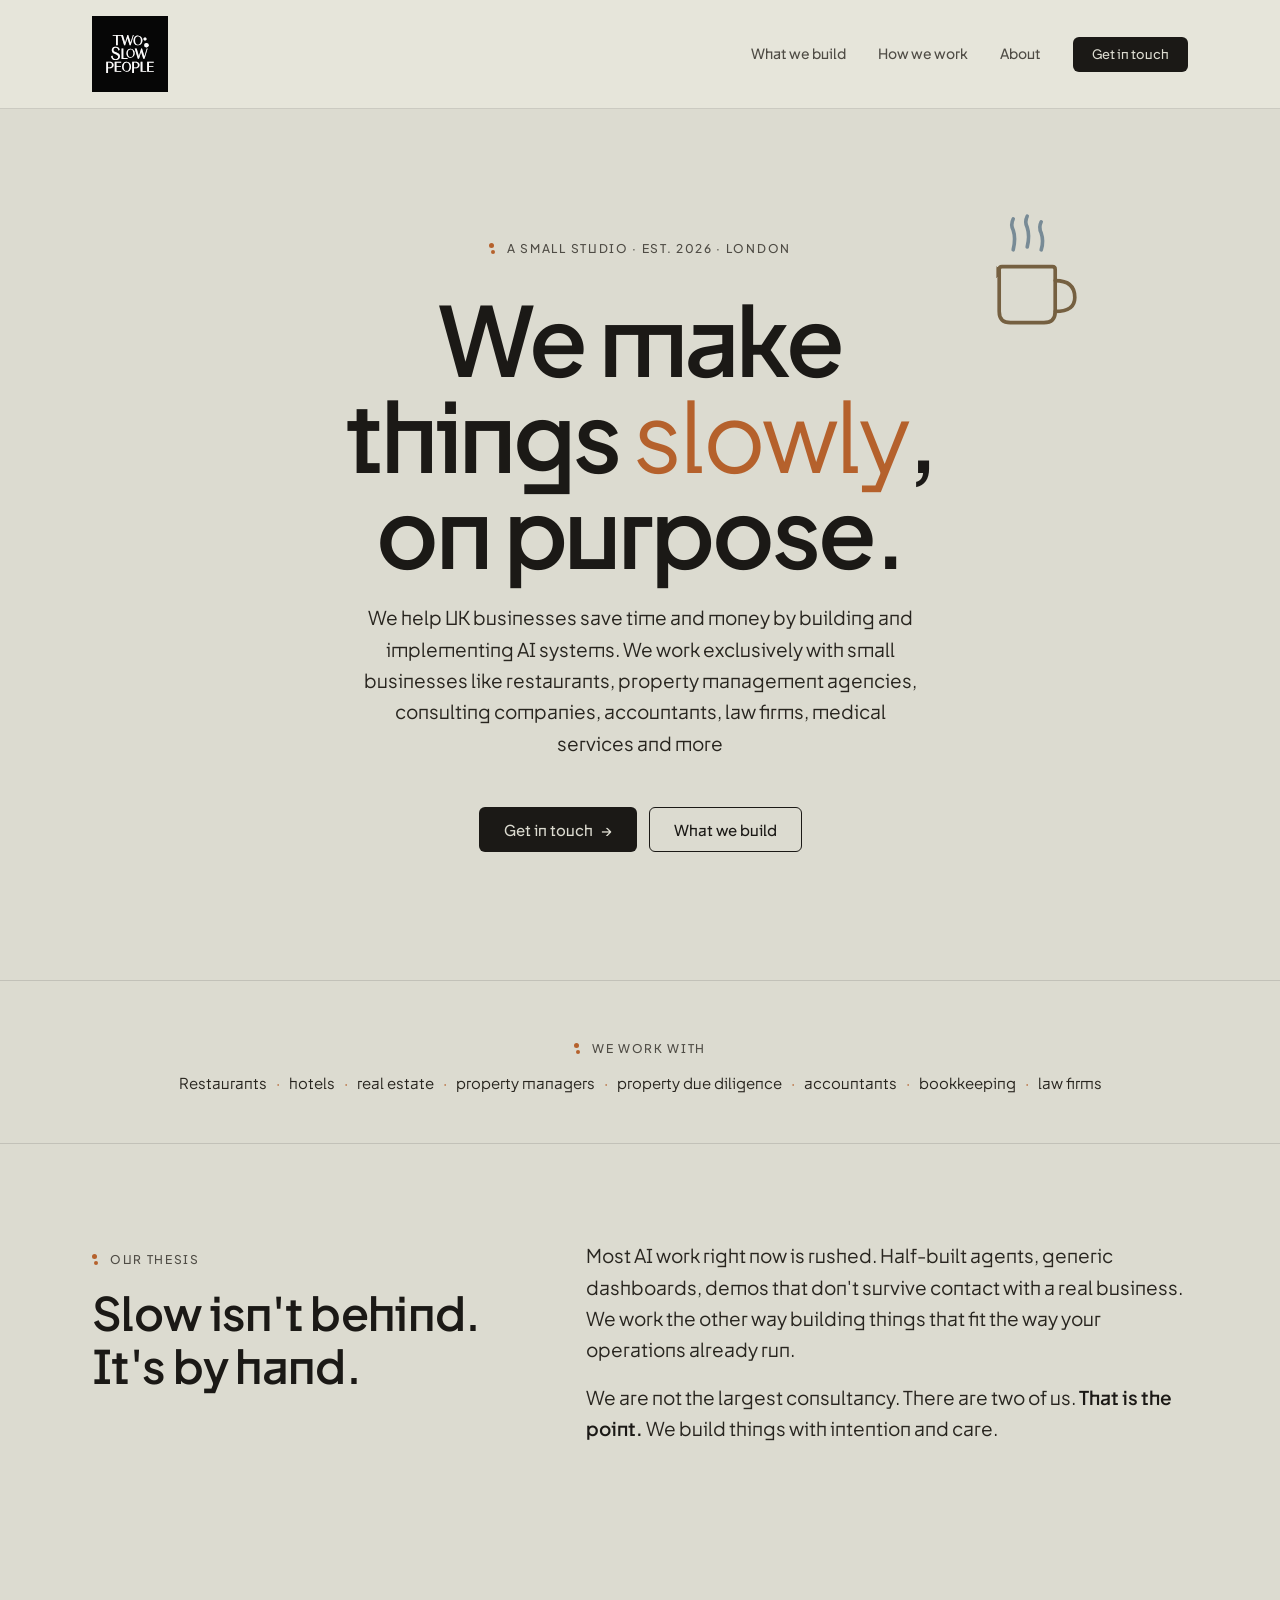
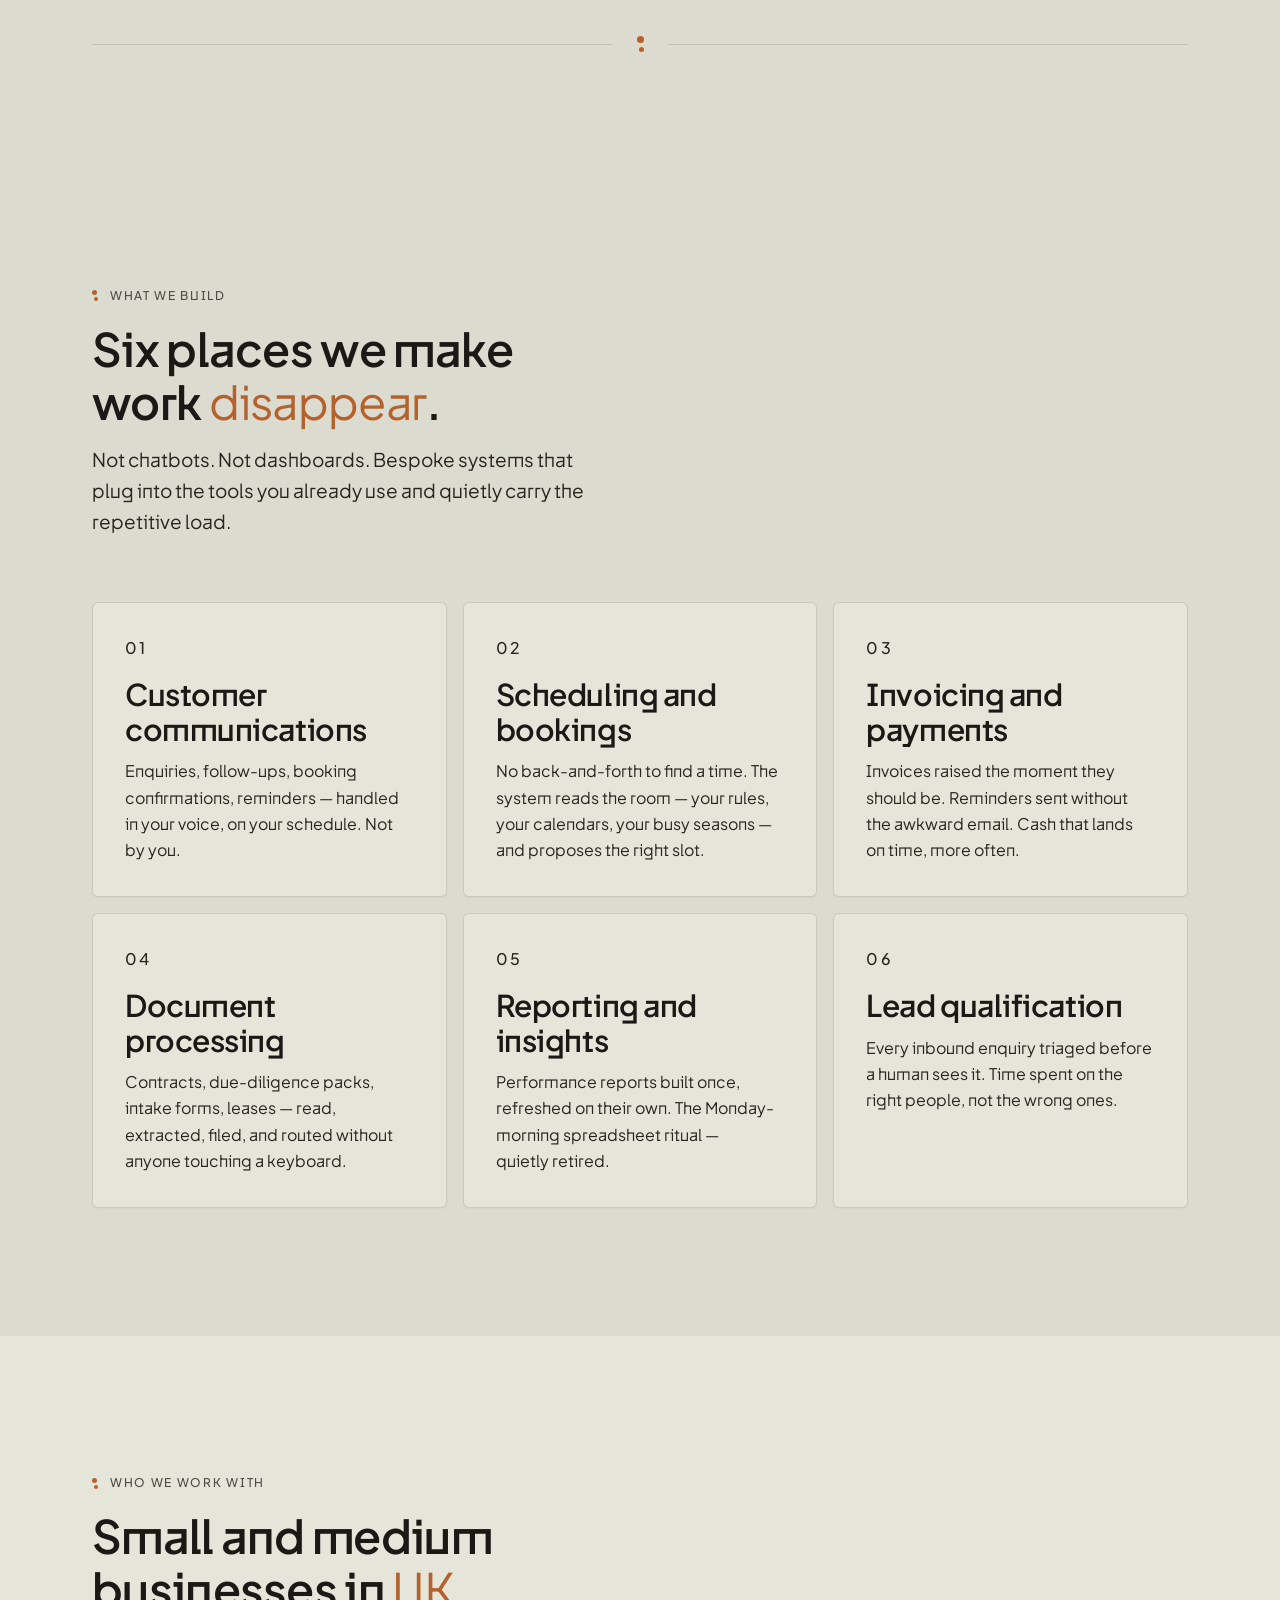
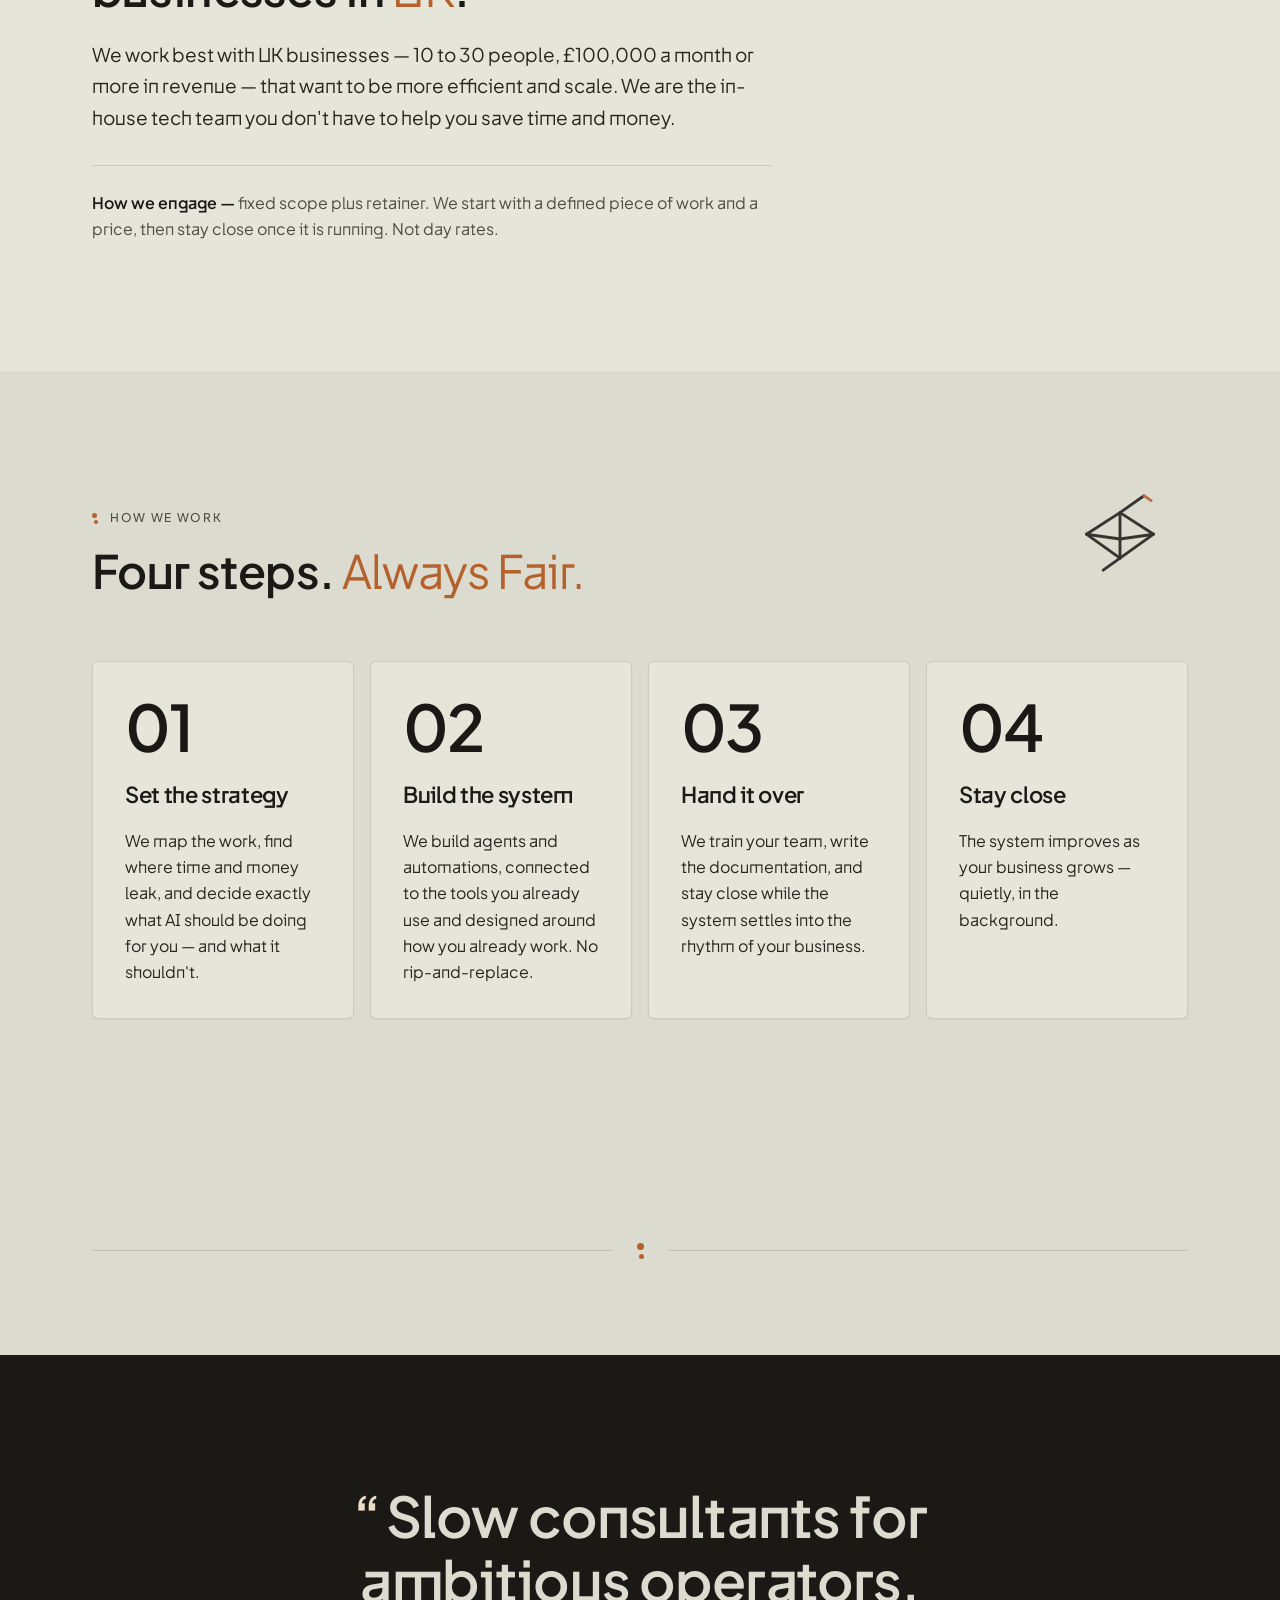
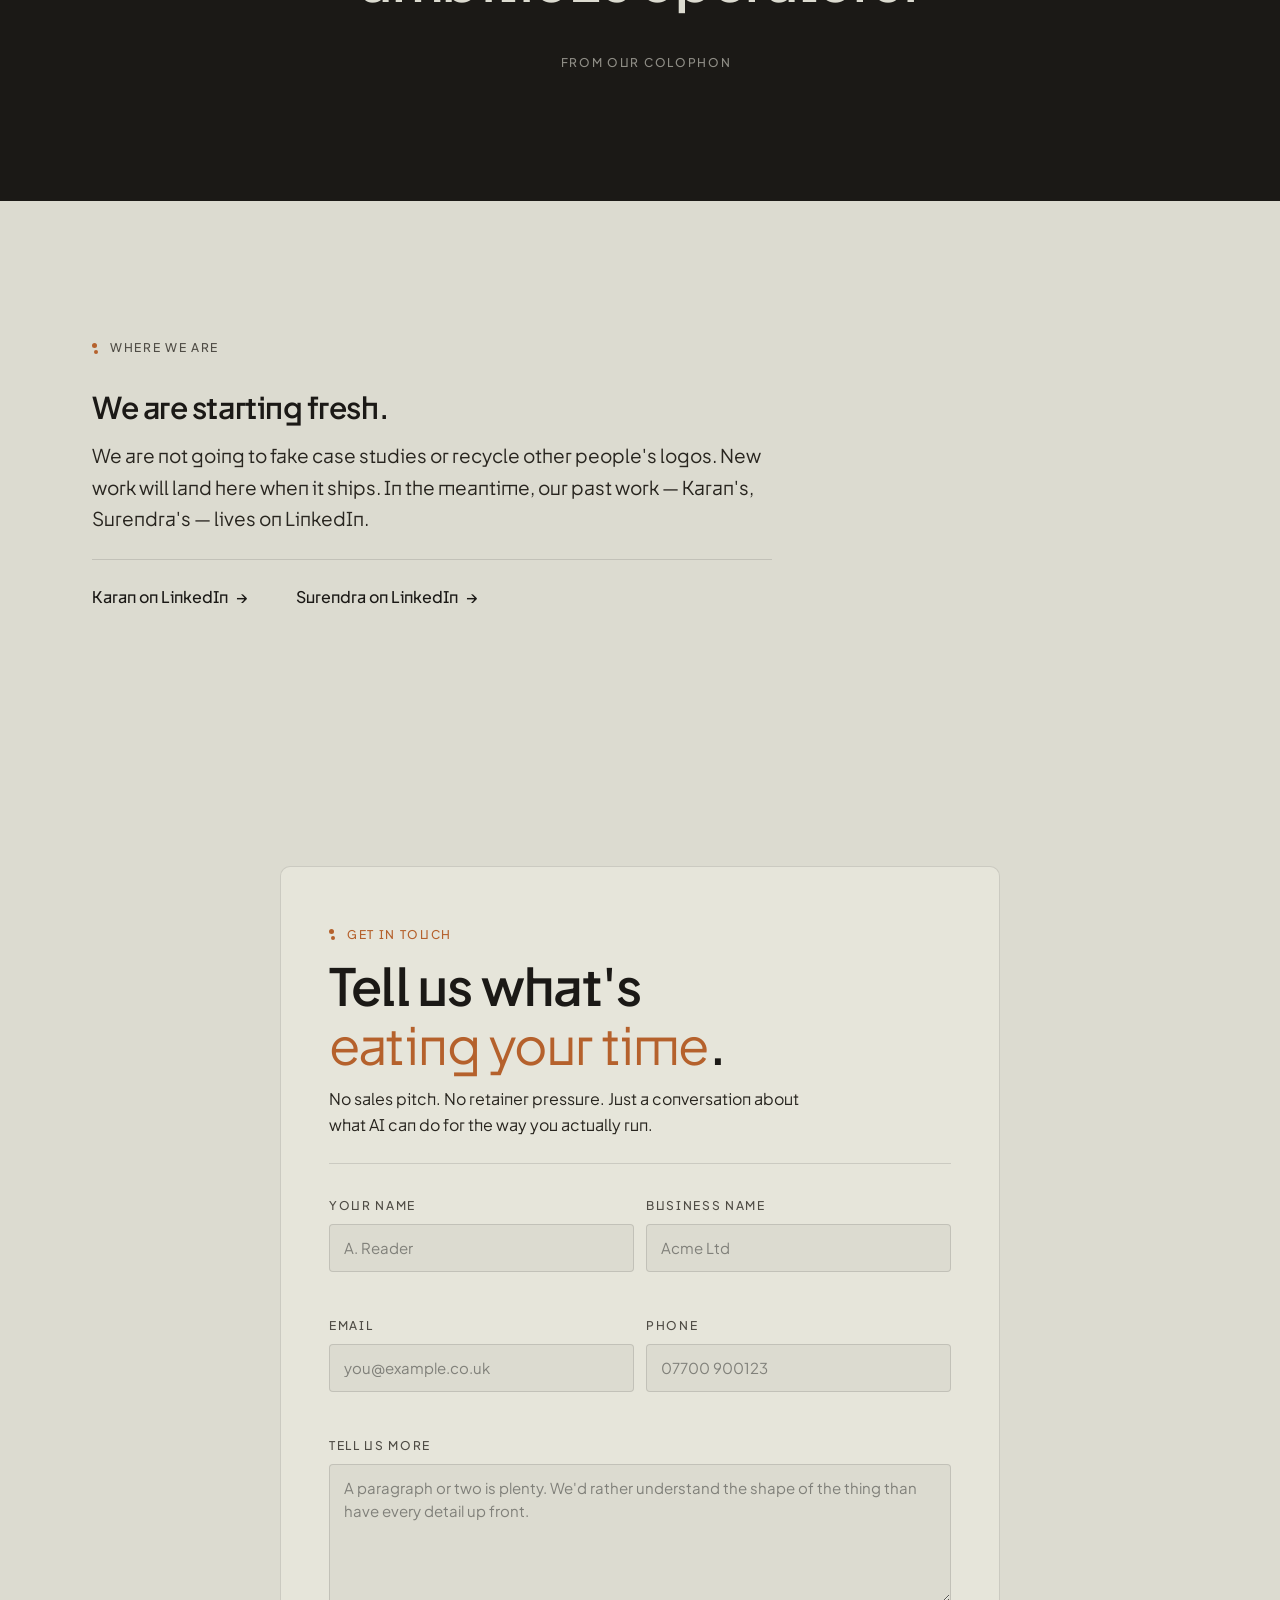
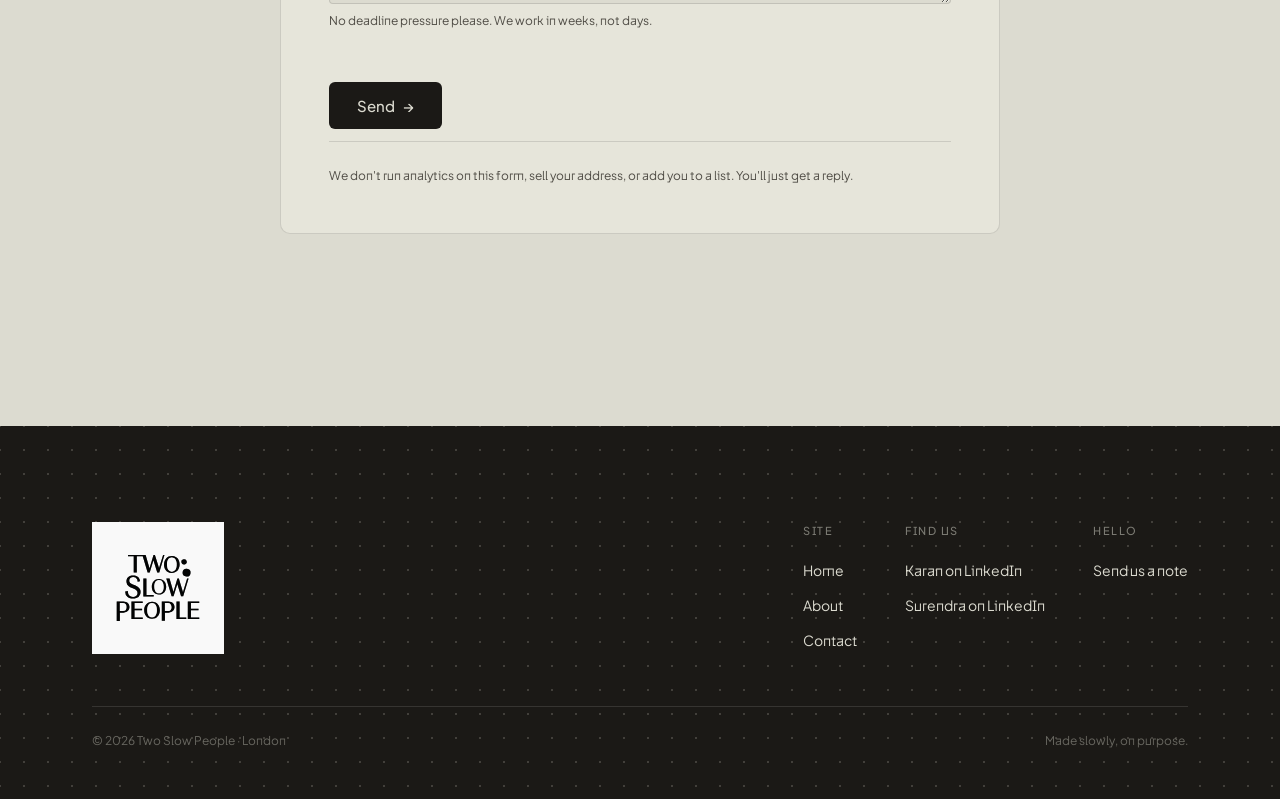
<file: index.html>
<!DOCTYPE html>
<html lang="en">
<head>
    <meta charset="UTF-8">
    <meta name="viewport" content="width=device-width, initial-scale=1.0">
    <title>Two Slow People — AI consulting for UK businesses</title>
    <meta name="description" content="Two Slow People helps UK businesses save time and money by building and implementing AI systems by hand.">
    <meta name="robots" content="index, follow">
    <meta name="theme-color" content="#1B1916">

    <link rel="canonical" href="https://twoslowpeople.com/">
    <link rel="icon" type="image/svg+xml" href="assets/dot-pair.svg">
    <link rel="apple-touch-icon" href="assets/dot-pair.svg">

    <meta property="og:type" content="website">
    <meta property="og:url" content="https://twoslowpeople.com/">
    <meta property="og:title" content="Two Slow People — AI consulting for UK businesses">
    <meta property="og:description" content="We help UK businesses save time and money by building and implementing AI systems, by hand.">
    <meta property="og:site_name" content="Two Slow People">
    <meta property="og:locale" content="en_GB">

    <meta name="twitter:card" content="summary_large_image">
    <meta name="twitter:title" content="Two Slow People — AI consulting for UK businesses">
    <meta name="twitter:description" content="We help UK businesses save time and money by building and implementing AI systems, by hand.">

    <link rel="stylesheet" href="css/tokens.css?v=1">
    <link rel="stylesheet" href="css/site.css?v=1">

    <style>
        /* publish tick: 2026-05-26T12:43Z */
        /* ──────────────────────────────────────────────────────
           index.html — page-specific styles only.
           Tokens come from tokens.css; shared chrome (nav, footer,
           buttons, cards, forms, eyebrow, reveal) lives in site.css.
           ────────────────────────────────────────────────────── */

        /* ── HERO ── */
        .hero {
            position: relative;
            padding: 120px 0 var(--s-10);
            text-align: center;
            background: var(--bg-page);
            overflow: hidden;
        }
        .hero-mark {
            position: absolute;
            top: var(--s-9);
            right: max(var(--s-6), calc(50% - 460px));
            opacity: 0.9;
            pointer-events: none;
        }
        @media (max-width: 768px) {
            .hero-mark { top: var(--s-6); right: var(--s-4); }
            .hero-mark svg { width: 96px; height: 96px; }
        }
        .hero .eyebrow { margin-bottom: var(--s-6); }
        .hero h1 {
            font-size: var(--t-display);
            margin-bottom: var(--s-5);
            max-width: 920px;
            margin-left: auto;
            margin-right: auto;
        }
        .hero h1 em {
            font-weight: var(--w-regular);
            color: var(--momiji);
        }
        .hero .lede {
            max-width: 560px;
            margin: 0 auto var(--s-7);
            color: var(--ink-2);
            text-wrap: pretty;
        }
        .hero-ctas {
            display: inline-flex;
            gap: var(--s-3);
            flex-wrap: wrap;
            justify-content: center;
        }

        /* ── SECTORS STRIP ── */
        .sectors {
            padding: var(--s-7) 0;
            border-top: 1px solid var(--rule);
            border-bottom: 1px solid var(--rule);
            background: var(--bg-page);
            text-align: center;
        }
        .sectors .eyebrow { margin-bottom: var(--s-3); justify-content: center; }
        .sectors-line {
            font-family: var(--font-body);
            font-size: 15px;
            color: var(--ink-2);
            line-height: var(--lh-relaxed);
        }
        .sectors-line .sep { color: var(--momiji); margin: 0 6px; }

        /* ── STATEMENT ── */
        .statement { background: var(--bg-page); padding-top: var(--s-9); padding-bottom: var(--s-9); }
        .statement-grid {
            display: grid;
            grid-template-columns: 5fr 7fr;
            gap: var(--s-8);
            align-items: start;
        }
        .statement h2 {
            font-size: var(--t-h2);
            text-wrap: balance;
        }
        .statement-right p {
            font-size: var(--t-body-lg);
            color: var(--ink-2);
            line-height: var(--lh-relaxed);
            margin-bottom: var(--s-4);
        }
        .statement-right p:last-child { margin-bottom: 0; }
        .statement-right em { color: var(--ink); font-weight: var(--w-semibold); }

        /* ── WHAT WE BUILD (services grid) ── */
        .what { background: var(--bg-page); }
        .what-grid {
            display: grid;
            grid-template-columns: repeat(3, 1fr);
            gap: var(--s-4);
        }
        .svc-num {
            font-family: var(--font-body);
            font-size: 12px;
            font-weight: var(--w-medium);
            letter-spacing: var(--ls-eyebrow);
            text-transform: uppercase;
            color: var(--momiji);
            margin-bottom: var(--s-4);
        }

        /* ── WHO WE WORK WITH ── */
        .who { background: var(--bg-card); }
        .who-inner { max-width: var(--container-prose); }
        .who h2 { font-size: var(--t-h2); margin-bottom: var(--s-5); text-wrap: balance; }
        .who h2 em { font-weight: var(--w-regular); color: var(--momiji); }
        .who p { font-size: var(--t-body-lg); color: var(--ink-2); line-height: var(--lh-relaxed); margin-bottom: var(--s-4); }
        .who p:last-child { margin-bottom: 0; }
        .who .engagement {
            margin-top: var(--s-6);
            padding-top: var(--s-5);
            border-top: 1px solid var(--rule);
            font-size: var(--t-body);
            color: var(--ink-3);
        }
        .who .engagement strong { color: var(--ink); font-weight: var(--w-semibold); }

        /* ── HOW WE WORK ── */
        .how {
            background: var(--bg-page);
            position: relative;
            overflow: hidden;
        }
        .how-mark {
            position: absolute;
            top: var(--s-9);
            right: max(var(--s-6), calc(50% - 540px));
            opacity: 0.85;
            pointer-events: none;
        }
        @media (max-width: 1024px) {
            .how-mark { display: none; }
        }
        .how-grid {
            display: grid;
            grid-template-columns: repeat(4, 1fr);
            gap: var(--s-4);
        }
        .how-grid .card { display: flex; flex-direction: column; gap: var(--s-3); }
        .step-num {
            font-family: var(--font-display);
            font-size: 64px;
            font-weight: var(--w-semibold);
            line-height: 1;
            letter-spacing: var(--ls-tightest);
            color: var(--ink);
            margin-bottom: var(--s-3);
        }
        .how-grid .card h3 { font-size: var(--t-h4); margin-bottom: var(--s-2); }

        /* ── PULL QUOTE — kit pattern: curly opening quote in clay-soft, no closing ── */
        .pull {
            background: var(--bg-inverse);
            color: var(--washi);
            padding: var(--s-10) 0;
            text-align: center;
        }
        .pull-quote {
            font-family: var(--font-display);
            font-size: clamp(34px, 4.5vw, 56px);
            font-weight: var(--w-semibold);
            line-height: var(--lh-snug);
            letter-spacing: var(--ls-tight);
            color: var(--washi);
            margin: 0 auto var(--s-6);
            max-width: 820px;
            text-wrap: balance;
        }
        .pull-quote::before {
            content: '\201C';            /* left double quotation mark — curly */
            color: var(--momiji-soft);
            margin-right: 0.08em;
        }
        .pull-attr {
            font-family: var(--font-body);
            font-size: 12px;
            font-weight: var(--w-medium);
            letter-spacing: var(--ls-eyebrow);
            text-transform: uppercase;
            color: rgba(220,219,208,0.6);
            display: inline-flex;
            align-items: center;
            gap: var(--s-3);
        }
        .pull-attr .dotpair-mark span { background: var(--momiji); }

        /* ── WHERE WE ARE (replaces fake cases) ── */
        .where { background: var(--bg-page); }
        .where-inner { max-width: var(--container-prose); }
        .where h3 { font-size: var(--t-h3); margin-bottom: var(--s-4); margin-top: var(--s-4); }
        .where p { font-size: var(--t-body-lg); color: var(--ink-2); line-height: var(--lh-relaxed); margin-bottom: var(--s-5); }
        .where-links { display: flex; gap: var(--s-7); flex-wrap: wrap; padding-top: var(--s-5); border-top: 1px solid var(--rule); }

        /* ── CONTACT ── */
        .contact {
            background: var(--bg-page);
            padding: var(--s-10) 0 var(--s-11);
        }
        .contact-card {
            max-width: 720px;
            margin: 0 auto;
            background: var(--bg-card);
            border: 1px solid var(--rule);
            border-radius: var(--r-lg);
            padding: var(--s-7);
        }
        .contact-card.surface-dotted-sm {
            background-color: var(--bg-card);
        }
        .contact-hd {
            margin-bottom: var(--s-6);
            padding-bottom: var(--s-5);
            border-bottom: 1px solid var(--rule);
        }
        .contact-hd .eyebrow { margin-bottom: var(--s-3); color: var(--momiji); }
        .contact-hd h2 {
            font-size: clamp(34px, 4vw, 52px);
            margin-bottom: var(--s-3);
        }
        .contact-hd h2 em { font-weight: var(--w-regular); color: var(--momiji); }
        .contact-hd p { font-size: var(--t-body); color: var(--ink-2); max-width: 480px; }

        /* ── PAGE-SPECIFIC RESPONSIVE ── */
        @media (max-width: 1024px) {
            .what-grid  { grid-template-columns: repeat(2, 1fr); }
            .how-grid   { grid-template-columns: repeat(2, 1fr); }
            .statement-grid { grid-template-columns: 1fr; gap: var(--s-6); }
        }
        @media (max-width: 768px) {
            .hero { padding: 96px 0 var(--s-9); }
            .hero h1 { font-size: clamp(40px, 11vw, 64px); }
            .hero-ctas .btn { padding: 12px 20px; font-size: 14px; }
            .sectors { padding: var(--s-6) 0; }
            .sectors-line { font-size: 14px; }
            .what-grid, .how-grid { grid-template-columns: 1fr; }
            .step-num { font-size: 48px; }
            .pull { padding: var(--s-9) 0; }
            .pull-quote { font-size: clamp(26px, 6.5vw, 40px); }
            .where-links { gap: var(--s-4); }
            .contact { padding: var(--s-9) 0 var(--s-10); }
            .contact-card { padding: var(--s-5); border-radius: var(--r-md); }
            .contact-hd h2 { font-size: clamp(28px, 8vw, 40px); }
            .statement { padding-top: var(--s-9); padding-bottom: var(--s-9); }
        }
        @media (max-width: 480px) {
            .hero-mark { display: none; }
            .hero h1 { font-size: clamp(36px, 11vw, 52px); }
            .pull-quote { font-size: 26px; }
        }
    </style>

    <script type="application/ld+json">
    {
      "@context": "https://schema.org",
      "@graph": [
        {
          "@type": "Organization",
          "@id": "https://twoslowpeople.com/#organization",
          "name": "Two Slow People",
          "url": "https://twoslowpeople.com/",
          "description": "Two Slow People is a small AI consultancy run by Karan Baweja and Surendra Chaplot. We build proper AI systems by hand for UK businesses ready to scale.",
          "founder": [
            { "@type": "Person", "name": "Karan Baweja",     "sameAs": "https://www.linkedin.com/in/karandb/" },
            { "@type": "Person", "name": "Surendra Chaplot", "sameAs": "https://www.linkedin.com/in/chaplot/" }
          ],
          "areaServed": { "@type": "Country", "name": "United Kingdom" },
          "foundingLocation": { "@type": "Place", "name": "London, UK" },
          "knowsAbout": ["AI consulting", "Bespoke automation", "Small Business Technology", "Workflow Automation"]
        },
        {
          "@type": "ProfessionalService",
          "@id": "https://twoslowpeople.com/#service",
          "name": "Two Slow People — AI consulting",
          "provider": { "@id": "https://twoslowpeople.com/#organization" },
          "serviceType": "AI consulting and bespoke automation",
          "description": "We help UK businesses save time and money by building and implementing AI systems across customer communications, scheduling, invoicing, document processing, reporting, and lead qualification.",
          "areaServed": { "@type": "Country", "name": "United Kingdom" }
        },
        {
          "@type": "FAQPage",
          "mainEntity": [
            {
              "@type": "Question",
              "name": "What kind of businesses do you work with?",
              "acceptedAnswer": { "@type": "Answer", "text": "UK businesses with 10–30 people and £100,000+ a month in revenue. Industries include restaurants, hotels, real estate, property managers, accountants, bookkeeping firms, law firms, and medical services." }
            },
            {
              "@type": "Question",
              "name": "How do you engage?",
              "acceptedAnswer": { "@type": "Answer", "text": "Fixed scope plus retainer. We start with a defined piece of work and a price, then stay on as your AI partner once it is running. Not day rates." }
            },
            {
              "@type": "Question",
              "name": "What do you actually build?",
              "acceptedAnswer": { "@type": "Answer", "text": "Bespoke AI systems for customer communications, scheduling and bookings, invoicing and payments, document processing, reporting and insights, and lead qualification." }
            }
          ]
        }
      ]
    }
    </script>
</head>
<body>

<!-- WOBBLE FILTER (used by every felt-pen mark on this page) -->
<svg width="0" height="0" style="position:absolute" aria-hidden="true">
    <filter id="wobble">
        <feTurbulence type="fractalNoise" baseFrequency="0.025" numOctaves="2" seed="3" result="noise" />
        <feDisplacementMap in="SourceGraphic" in2="noise" scale="1.6" />
    </filter>
</svg>

<!-- NAV -->
<nav class="site-nav" id="nav">
    <div class="nav-inner">
        <a href="/" class="nav-logo" aria-label="Two Slow People — home">
            <img class="logo-square" src="assets/logo-square.svg" alt="Two Slow People" />
        </a>
        <div class="nav-links" id="navLinks">
            <a href="#what">What we build</a>
            <a href="#how">How we work</a>
            <a href="about.html">About</a>
            <a href="#contact" class="btn btn-primary">Get in touch</a>
        </div>
        <button class="nav-mob" id="navMob" aria-label="Open menu" aria-expanded="false">
            <span></span><span></span><span></span>
        </button>
    </div>
</nav>

<!-- HERO -->
<section class="hero">
    <!-- Felt-pen tea mark — the brand mascot, top-right of the viewport -->
    <div class="hero-mark felt-pen-mark animated" aria-hidden="true">
        <svg viewBox="0 0 100 100" width="140" height="140">
            <g style="filter:url(#wobble);fill:none;stroke-width:2.6;stroke-linecap:round;stroke-linejoin:round">
                <path stroke="#6B5230" d="M28 46 Q28 44 30 44 L66 44 Q68 44 68 46 L68 76 Q68 84 60 84 L36 84 Q28 84 28 76 Z" />
                <path stroke="#6B5230" d="M68 54 Q82 54 82 66 Q82 76 68 76" />
                <path stroke="#6E8390" d="M38 32 Q40 24 38 18 Q36 14 38 10" />
                <path stroke="#6E8390" d="M48 30 Q50 22 48 16 Q46 12 48 8" />
                <path stroke="#6E8390" d="M58 32 Q60 26 58 20 Q56 16 58 12" />
            </g>
        </svg>
    </div>
    <div class="wrap-md">
        <div class="eyebrow rev">
            <span class="dotpair-mark"><span></span><span></span></span>
            <span>A small studio · est. 2026 · London</span>
        </div>
        <h1 class="display rev">We make things <em>slowly</em>,<br>on purpose.</h1>
        <p class="lead lede rev">We help UK businesses save time and money by building and implementing AI systems. We work exclusively with small businesses like restaurants, property management agencies, consulting companies, accountants, law firms, medical services and more</p>
        <div class="hero-ctas rev">
            <a href="#contact" class="btn btn-primary">Get in touch <span aria-hidden="true">→</span></a>
            <a href="#what" class="btn btn-outline">What we build</a>
        </div>
    </div>
</section>

<!-- SECTORS -->
<div class="sectors">
    <div class="wrap">
        <div class="eyebrow">
            <span class="dotpair-mark"><span></span><span></span></span>
            <span>We work with</span>
        </div>
        <p class="sectors-line">Restaurants <span class="sep">·</span> hotels <span class="sep">·</span> real estate <span class="sep">·</span> property managers <span class="sep">·</span> property due diligence <span class="sep">·</span> accountants <span class="sep">·</span> bookkeeping <span class="sep">·</span> law firms</p>
    </div>
</div>

<!-- STATEMENT / THESIS -->
<section class="statement">
    <div class="wrap">
        <div class="statement-grid rev">
            <div>
                <div class="eyebrow" style="margin-bottom: var(--s-4);">
                    <span class="dotpair-mark"><span></span><span></span></span>
                    <span>Our thesis</span>
                </div>
                <h2>Slow isn't behind. It's <em>by hand</em>.</h2>
            </div>
            <div class="statement-right">
                <p>Most AI work right now is rushed. Half-built agents, generic dashboards, demos that don't survive contact with a real business. We work the other way building things that fit the way your operations already run.</p>
                <p>We are not the largest consultancy. There are two of us. <em>That is the point.</em> We build things with intention and care.</p>
            </div>
        </div>
    </div>
</section>

<!-- BREAK -->
<div class="section-break" aria-hidden="true">
    <div class="section-break-inner">
        <span class="line"></span>
        <span class="ornament"><span></span><span></span></span>
        <span class="line"></span>
    </div>
</div>

<!-- WHAT WE BUILD -->
<section class="what" id="what">
    <div class="wrap">
        <div class="sec-hd rev">
            <div class="eyebrow">
                <span class="dotpair-mark"><span></span><span></span></span>
                <span>What we build</span>
            </div>
            <h2>Six places we make work <em>disappear</em>.</h2>
            <p class="lede">Not chatbots. Not dashboards. Bespoke systems that plug into the tools you already use and quietly carry the repetitive load.</p>
        </div>
        <div class="what-grid rev">
            <article class="card">
                <p class="svc-num">01</p>
                <h3>Customer communications</h3>
                <p>Enquiries, follow-ups, booking confirmations, reminders — handled in your voice, on your schedule. Not by you.</p>
            </article>
            <article class="card">
                <p class="svc-num">02</p>
                <h3>Scheduling and bookings</h3>
                <p>No back-and-forth to find a time. The system reads the room — your rules, your calendars, your busy seasons — and proposes the right slot.</p>
            </article>
            <article class="card">
                <p class="svc-num">03</p>
                <h3>Invoicing and payments</h3>
                <p>Invoices raised the moment they should be. Reminders sent without the awkward email. Cash that lands on time, more often.</p>
            </article>
            <article class="card">
                <p class="svc-num">04</p>
                <h3>Document processing</h3>
                <p>Contracts, due-diligence packs, intake forms, leases — read, extracted, filed, and routed without anyone touching a keyboard.</p>
            </article>
            <article class="card">
                <p class="svc-num">05</p>
                <h3>Reporting and insights</h3>
                <p>Performance reports built once, refreshed on their own. The Monday-morning spreadsheet ritual — quietly retired.</p>
            </article>
            <article class="card">
                <p class="svc-num">06</p>
                <h3>Lead qualification</h3>
                <p>Every inbound enquiry triaged before a human sees it. Time spent on the right people, not the wrong ones.</p>
            </article>
        </div>
    </div>
</section>

<!-- WHO WE WORK WITH -->
<section class="who" id="who">
    <div class="wrap">
        <div class="who-inner rev">
            <div class="eyebrow" style="margin-bottom: var(--s-4);">
                <span class="dotpair-mark"><span></span><span></span></span>
                <span>Who we work with</span>
            </div>
            <h2>Small and medium businesses in <em>UK</em>.</h2>
            <p>We work best with UK businesses — 10 to 30 people, £100,000 a month or more in revenue — that want to be more efficient and scale. We are the in-house tech team you don't have to help you save time and money.</p>
            <div class="engagement"><strong>How we engage —</strong> fixed scope plus retainer. We start with a defined piece of work and a price, then stay close once it is running. Not day rates.</div>
        </div>
    </div>
</section>

<!-- HOW WE WORK -->
<section class="how" id="how">
    <!-- Paper crane — origami felt-pen mark, "we fold things carefully" -->
    <div class="how-mark felt-pen-mark animated" aria-hidden="true">
        <svg viewBox="0 0 100 100" width="120" height="120">
            <g style="filter:url(#wobble);fill:none;stroke-width:2.4;stroke-linecap:round;stroke-linejoin:round">
                <path stroke="#1B1916" d="M 22 56 L 50 38 L 78 56 L 50 76 Z" />
                <path stroke="#1B1916" d="M 50 38 L 50 76" />
                <path stroke="#1B1916" d="M 22 56 Q 36 58 50 60" />
                <path stroke="#1B1916" d="M 78 56 Q 64 58 50 60" />
                <path stroke="#1B1916" d="M 50 38 L 70 24" />
                <path stroke="#B5612C" d="M 70 24 L 76 28" />
                <path stroke="#1B1916" d="M 50 76 L 36 86" />
            </g>
        </svg>
    </div>
    <div class="wrap">
        <div class="sec-hd rev">
            <div class="eyebrow">
                <span class="dotpair-mark"><span></span><span></span></span>
                <span>How we work</span>
            </div>
            <h2>Four steps. <em>Always Fair.</em></h2>
        </div>
        <div class="how-grid rev">
            <article class="card">
                <div class="step-num">01</div>
                <h3>Set the strategy</h3>
                <p>We map the work, find where time and money leak, and decide exactly what AI should be doing for you — and what it shouldn't.</p>
            </article>
            <article class="card">
                <div class="step-num">02</div>
                <h3>Build the system</h3>
                <p>We build agents and automations, connected to the tools you already use and designed around how you already work. No rip-and-replace.</p>
            </article>
            <article class="card">
                <div class="step-num">03</div>
                <h3>Hand it over</h3>
                <p>We train your team, write the documentation, and stay close while the system settles into the rhythm of your business.</p>
            </article>
            <article class="card">
                <div class="step-num">04</div>
                <h3>Stay close</h3>
                <p>The system improves as your business grows — quietly, in the background.</p>
            </article>
        </div>
    </div>
</section>

<!-- BREAK -->
<div class="section-break" aria-hidden="true">
    <div class="section-break-inner">
        <span class="line"></span>
        <span class="ornament"><span></span><span></span></span>
        <span class="line"></span>
    </div>
</div>

<!-- PULL QUOTE -->
<section class="pull rev">
    <div class="wrap-md">
        <p class="pull-quote">Slow consultants for ambitious operators.</p>
        <span class="pull-attr">
            <span class="dotpair-mark"><span></span><span></span></span>
            <span>From our colophon</span>
        </span>
    </div>
</section>

<!-- WHERE WE ARE -->
<section class="where" id="where">
    <div class="wrap">
        <div class="where-inner rev">
            <div class="eyebrow" style="margin-bottom: var(--s-4);">
                <span class="dotpair-mark"><span></span><span></span></span>
                <span>Where we are</span>
            </div>
            <h3>We are starting fresh.</h3>
            <p>We are not going to fake case studies or recycle other people's logos. New work will land here when it ships. In the meantime, our past work — Karan's, Surendra's — lives on LinkedIn.</p>
            <div class="where-links">
                <a class="arrow-link" href="https://www.linkedin.com/in/karandb/" target="_blank" rel="noopener noreferrer">Karan on LinkedIn</a>
                <a class="arrow-link" href="https://www.linkedin.com/in/chaplot/" target="_blank" rel="noopener noreferrer">Surendra on LinkedIn</a>
            </div>
        </div>
    </div>
</section>

<!-- CONTACT -->
<section class="contact" id="contact">
    <div class="wrap">
        <div class="contact-card surface-dotted-sm rev">
            <div class="contact-hd">
                <div class="eyebrow">
                    <span class="dotpair-mark"><span></span><span></span></span>
                    <span>Get in touch</span>
                </div>
                <h2>Tell us what's <em>eating your time</em>.</h2>
                <p>No sales pitch. No retainer pressure. Just a conversation about what AI can do for the way you actually run.</p>
            </div>
            <form id="contact-form" novalidate>
                <div class="form-row">
                    <div class="form-group">
                        <label for="name">Your name</label>
                        <input type="text" id="name" name="name" placeholder="A. Reader" autocomplete="name">
                        <span class="field-error" id="name-error"></span>
                    </div>
                    <div class="form-group">
                        <label for="business">Business name</label>
                        <input type="text" id="business" name="business" placeholder="Acme Ltd" autocomplete="organization">
                        <span class="field-error" id="business-error"></span>
                    </div>
                </div>
                <div class="form-row">
                    <div class="form-group">
                        <label for="email">Email</label>
                        <input type="email" id="email" name="email" placeholder="you@example.co.uk" autocomplete="email">
                        <span class="field-error" id="email-error"></span>
                    </div>
                    <div class="form-group">
                        <label for="phone">Phone</label>
                        <input type="tel" id="phone" name="phone" placeholder="07700 900123" autocomplete="tel">
                        <span class="field-error" id="phone-error"></span>
                    </div>
                </div>
                <div class="form-group">
                    <label for="message">Tell us more</label>
                    <textarea id="message" name="message" rows="5" placeholder="A paragraph or two is plenty. We'd rather understand the shape of the thing than have every detail up front."></textarea>
                    <span class="form-helper">No deadline pressure please. We work in weeks, not days.</span>
                    <span class="field-error" id="message-error"></span>
                </div>
                <button type="submit" class="form-submit">Send <span aria-hidden="true">→</span></button>
                <div class="form-msg" id="form-msg"></div>
            </form>
            <div class="form-foot">We don't run analytics on this form, sell your address, or add you to a list. You'll just get a reply.</div>
        </div>
    </div>
</section>

<!-- FOOTER -->
<footer class="site-footer">
    <div class="wrap">
        <div class="footer-top">
            <a href="/" class="footer-mark" aria-label="Two Slow People">
                <img class="logo-square" src="assets/logo-square.svg" alt="Two Slow People" />
            </a>
            <div class="footer-cols">
                <div class="footer-col">
                    <h6>Site</h6>
                    <a href="/">Home</a>
                    <a href="about.html">About</a>
                    <a href="#contact">Contact</a>
                </div>
                <div class="footer-col">
                    <h6>Find us</h6>
                    <a href="https://www.linkedin.com/in/karandb/" target="_blank" rel="noopener noreferrer">Karan on LinkedIn</a>
                    <a href="https://www.linkedin.com/in/chaplot/" target="_blank" rel="noopener noreferrer">Surendra on LinkedIn</a>
                </div>
                <div class="footer-col">
                    <h6>Hello</h6>
                    <a href="#contact">Send us a note</a>
                </div>
            </div>
        </div>
        <div class="footer-bot">
            <span>© 2026 Two Slow People · London</span>
            <span>Made slowly, on purpose.</span>
        </div>
    </div>
</footer>

<script>
(function () {
    // Mobile nav
    var mob   = document.getElementById('navMob');
    var links = document.getElementById('navLinks');
    if (mob && links) {
        mob.addEventListener('click', function () {
            var open = links.classList.toggle('open');
            mob.setAttribute('aria-expanded', open ? 'true' : 'false');
        });
        links.querySelectorAll('a').forEach(function (a) {
            a.addEventListener('click', function () {
                links.classList.remove('open');
                mob.setAttribute('aria-expanded', 'false');
            });
        });
    }

    // Smooth scroll for in-page anchors
    document.querySelectorAll('a[href^="#"]').forEach(function (a) {
        a.addEventListener('click', function (e) {
            var href = this.getAttribute('href');
            if (href === '#' || href.length < 2) return;
            var t = document.querySelector(href);
            if (t) { e.preventDefault(); t.scrollIntoView({ behavior: 'smooth', block: 'start' }); }
        });
    });

    // Scroll reveal — with hard fallback so a JS error never blanks the page
    var revEls = document.querySelectorAll('.rev');
    try {
        var io = new IntersectionObserver(function (entries) {
            entries.forEach(function (e) {
                if (e.isIntersecting) { e.target.classList.add('in'); io.unobserve(e.target); }
            });
        }, { threshold: 0.07, rootMargin: '0px 0px -32px 0px' });
        revEls.forEach(function (el) { io.observe(el); });
    } catch (err) {
        revEls.forEach(function (el) { el.classList.add('in'); });
    }
    setTimeout(function () {
        revEls.forEach(function (el) { el.classList.add('in'); });
    }, 1500);

    // Contact form (mechanics preserved from previous version — same field names,
    // same Google Apps Script endpoint, same URLSearchParams body)
    var form = document.getElementById('contact-form');
    var msg  = document.getElementById('form-msg');
    if (!form) return;

    form.querySelectorAll('input, textarea').forEach(function (el) {
        el.addEventListener('input', function () {
            this.classList.remove('invalid');
            var err = document.getElementById(this.id + '-error');
            if (err) err.textContent = '';
            msg.className = 'form-msg';
        });
    });

    form.addEventListener('submit', function (e) {
        e.preventDefault();
        var f = new FormData(form);
        var ok = true;

        function fieldErr(id, text) {
            document.getElementById(id).classList.add('invalid');
            document.getElementById(id + '-error').textContent = text;
            if (ok) { document.getElementById(id).focus(); }
            ok = false;
        }

        var name     = f.get('name').trim();
        var business = f.get('business').trim();
        var email    = f.get('email').trim();
        var phone    = f.get('phone').trim();
        var message  = f.get('message').trim();

        // Validate in reverse order so focus lands on the first error
        if (message.length < 10)
            fieldErr('message', 'Please add a bit more detail — at least a sentence.');
        if (!/^\d{10,15}$/.test(phone.replace(/[\s\-\+\(\)]/g, '')))
            fieldErr('phone', 'Please enter a valid phone number.');
        if (!/^[^\s@]+@[^\s@]+\.[^\s@]+$/.test(email))
            fieldErr('email', 'Please enter a valid email address.');
        if (business.length < 2)
            fieldErr('business', 'Please enter your business name.');
        if (name.length < 2)
            fieldErr('name', 'Please enter your name.');

        if (!ok) return;

        var SCRIPT_URL = 'https://script.google.com/macros/s/AKfycbxXTZHqt9VokANGbA_xIFv-x7C_1rtGwkPDrFfb3cg8RIaZro7bOiLLqvdOsWTlAKs/exec';
        var btn = form.querySelector('.form-submit');
        btn.disabled = true; btn.innerHTML = 'Sending…';
        var params = new URLSearchParams();
        params.append('name', name);
        params.append('business', business);
        params.append('email', email);
        params.append('phone', phone);
        params.append('message', message);
        fetch(SCRIPT_URL, { method: 'POST', body: params, mode: 'no-cors' })
          .then(function () {
            show('success', "Sent. We'll write back within a week, sometimes two.");
            form.reset();
            setTimeout(function () { msg.style.display = 'none'; }, 6000);
          })
          .catch(function () {
            show('error', 'Something went wrong — please try again in a moment.');
          })
          .finally(function () {
            btn.disabled = false; btn.innerHTML = 'Send <span aria-hidden="true">→</span>';
          });
    });

    function show(type, text) { msg.className = 'form-msg ' + type; msg.textContent = text; }
})();
</script>
</body>
</html>
</file>
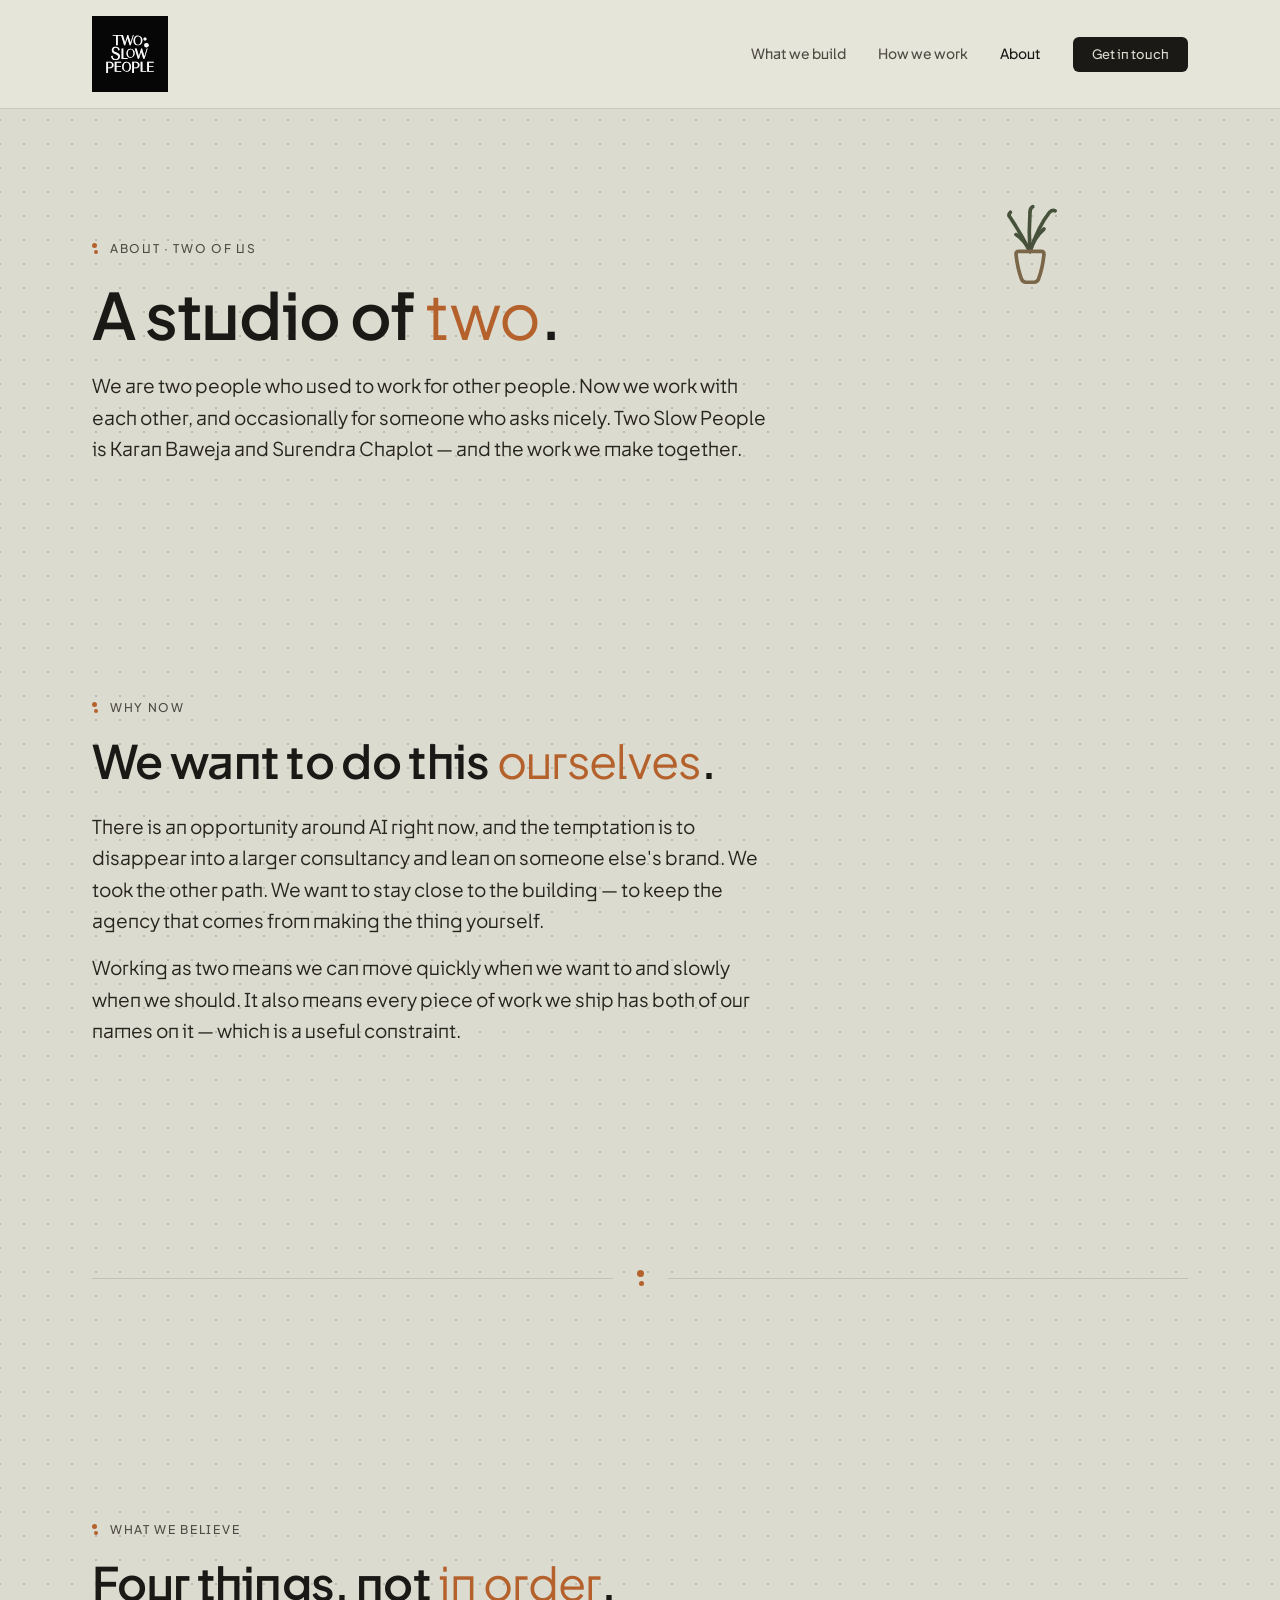
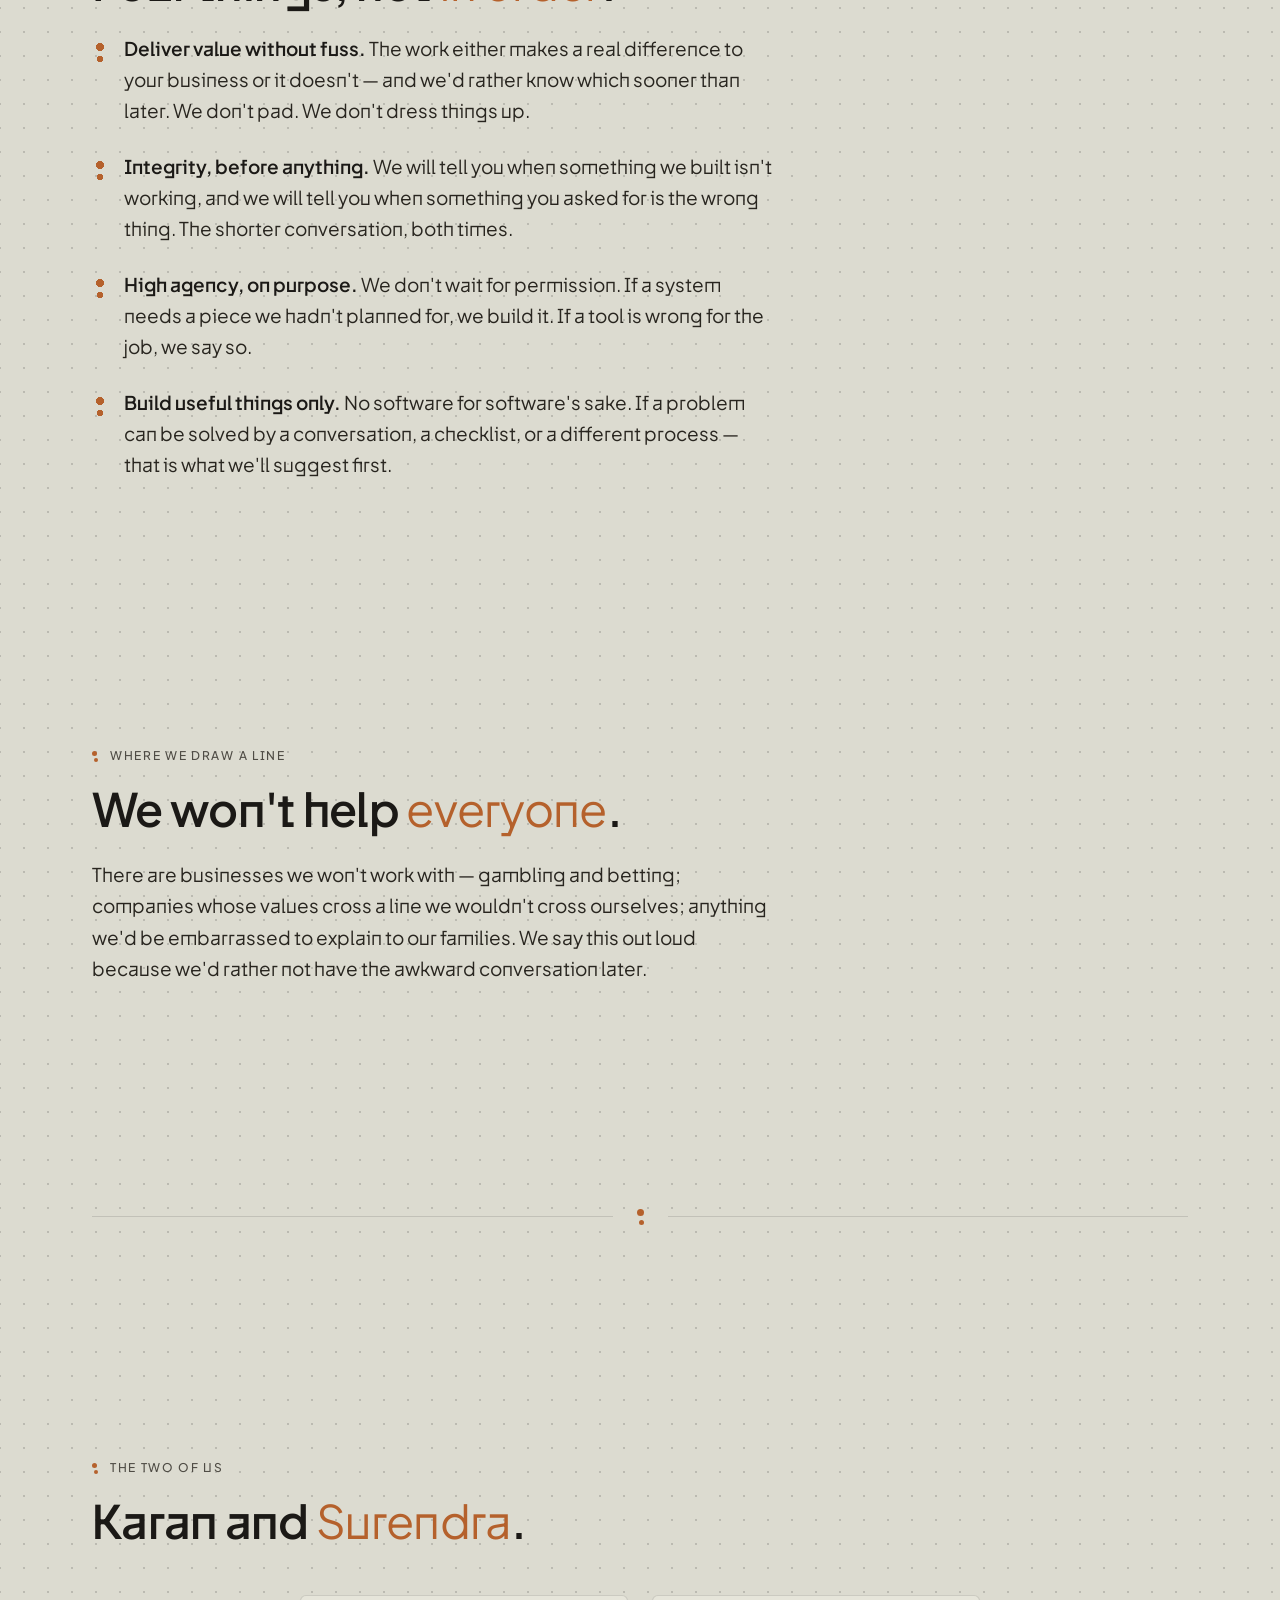
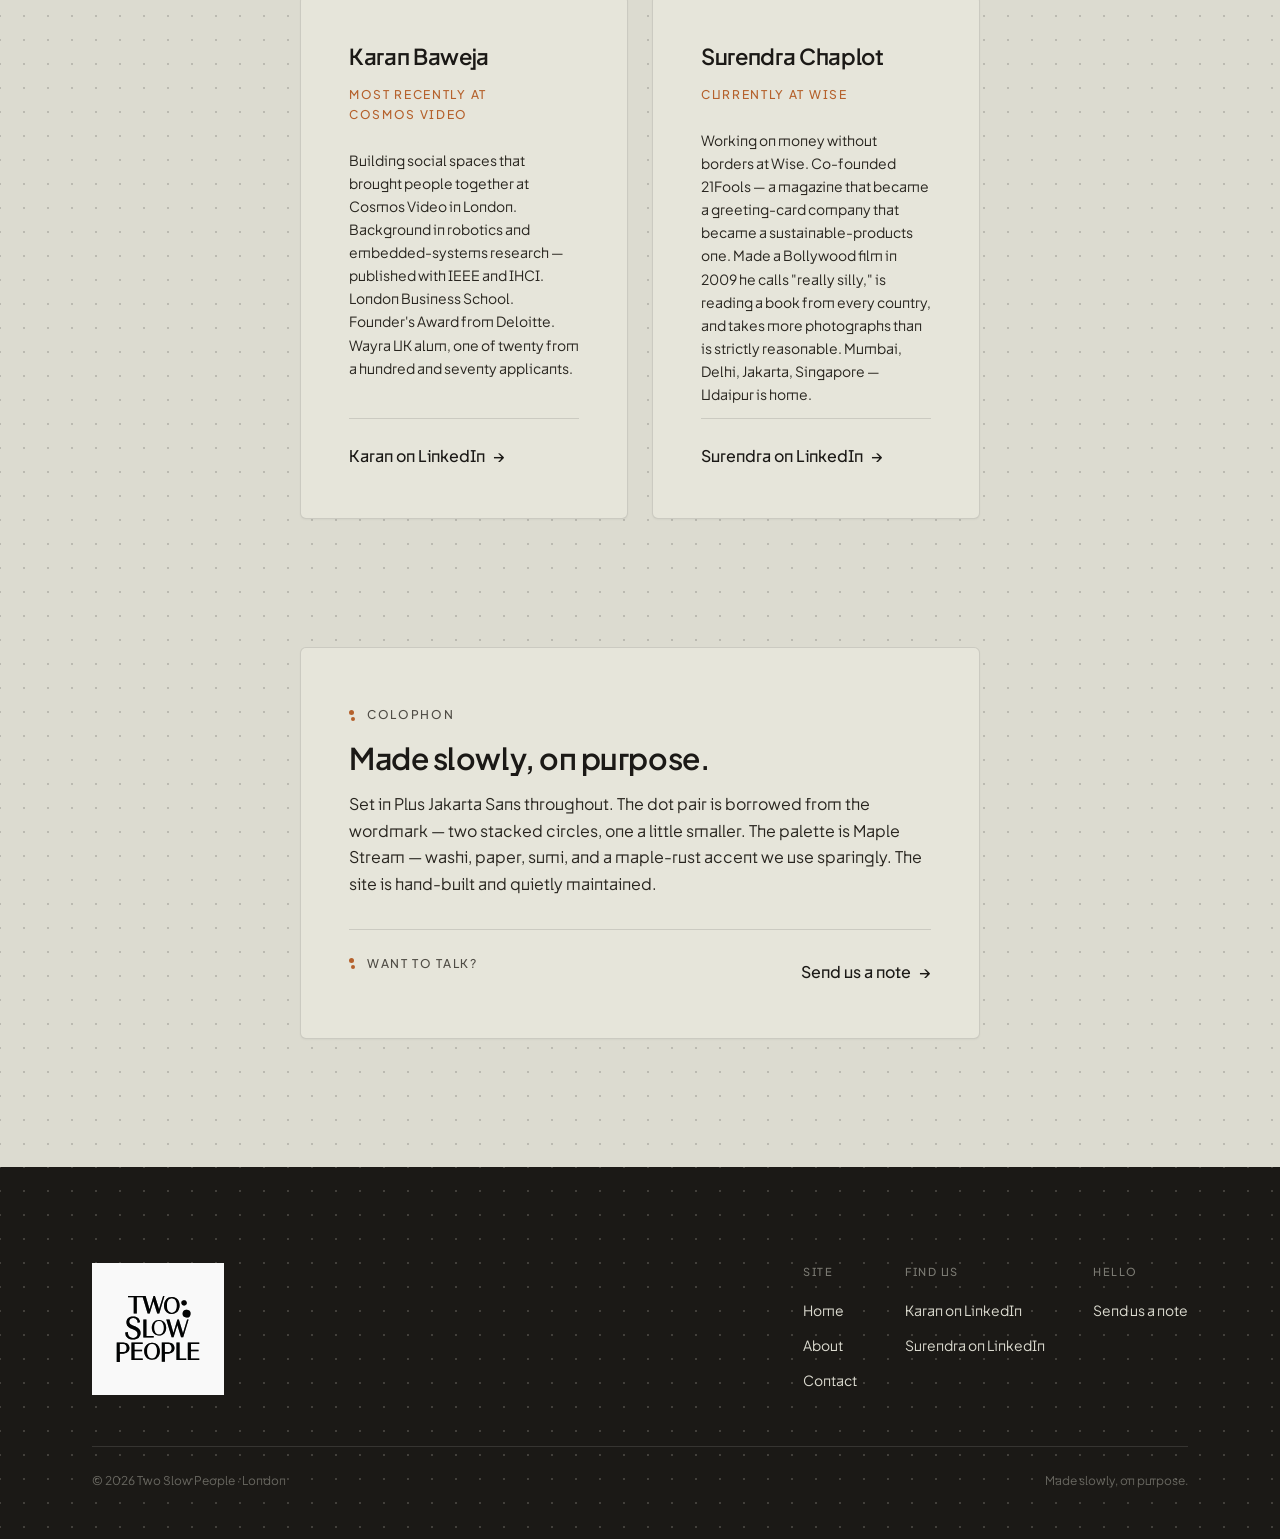
<file: about.html>
<!DOCTYPE html>
<html lang="en">
<head>
    <meta charset="UTF-8">
    <meta name="viewport" content="width=device-width, initial-scale=1.0">
    <title>About — Two Slow People</title>
    <meta name="description" content="Two Slow People is Karan Baweja and Surendra Chaplot — two people who used to work for other people. Now we build proper AI systems, by hand, for UK businesses.">
    <meta name="robots" content="index, follow">
    <meta name="theme-color" content="#1B1916">

    <link rel="canonical" href="https://twoslowpeople.com/about">
    <link rel="icon" type="image/svg+xml" href="assets/dot-pair.svg">
    <link rel="apple-touch-icon" href="assets/dot-pair.svg">

    <meta property="og:type" content="website">
    <meta property="og:url" content="https://twoslowpeople.com/about">
    <meta property="og:title" content="About — Two Slow People">
    <meta property="og:description" content="Two Slow People is Karan Baweja and Surendra Chaplot — two people who used to work for other people. Now we build proper AI systems, by hand, for UK businesses.">
    <meta property="og:site_name" content="Two Slow People">
    <meta property="og:locale" content="en_GB">

    <meta name="twitter:card" content="summary_large_image">
    <meta name="twitter:title" content="About — Two Slow People">
    <meta name="twitter:description" content="Two people, one studio, building proper AI systems by hand for UK businesses.">

    <link rel="stylesheet" href="css/tokens.css?v=1">
    <link rel="stylesheet" href="css/site.css?v=1">

    <style>
        /* ──────────────────────────────────────────────────────
           about.html — page-specific styles only.
           Body uses .surface-dotted (writing-paper bg from the
           design system) — sections are transparent so the dots
           pervade the whole page. Only cards are solid surfaces.
           ────────────────────────────────────────────────────── */

        /* ── ABOUT HERO ── */
        .a-hero {
            position: relative;
            padding: 120px 0 var(--s-9);
            overflow: hidden;
        }
        .hero-mark {
            position: absolute;
            top: var(--s-8);
            right: max(var(--s-6), calc(50% - 460px));
            opacity: 0.85;
            pointer-events: none;
        }
        @media (max-width: 768px) {
            .hero-mark { top: var(--s-5); right: var(--s-4); }
            .hero-mark svg { width: 96px; height: 96px; }
        }
        .a-hero-inner { max-width: var(--container-prose); }
        .a-hero .eyebrow { margin-bottom: var(--s-5); }
        .a-hero h1 {
            font-size: var(--t-h1);
            margin-bottom: var(--s-5);
            text-wrap: balance;
        }
        .a-hero h1 em {
            font-weight: var(--w-regular);
            color: var(--momiji);
        }
        .a-hero .lede {
            font-size: var(--t-body-lg);
            color: var(--ink-2);
            line-height: var(--lh-relaxed);
            text-wrap: pretty;
        }

        /* ── REUSABLE PROSE BLOCK ── */
        .a-block-inner { max-width: var(--container-prose); }
        .a-block-inner .eyebrow { margin-bottom: var(--s-4); }
        .a-block-inner h2 {
            font-size: var(--t-h2);
            margin-bottom: var(--s-5);
            text-wrap: balance;
        }
        .a-block-inner h2 em {
            font-weight: var(--w-regular);
            color: var(--momiji);
        }
        .a-block-inner h3 {
            font-size: var(--t-h3);
            margin-bottom: var(--s-4);
        }
        .a-block-inner p {
            font-size: var(--t-body-lg);
            color: var(--ink-2);
            line-height: var(--lh-relaxed);
            margin-bottom: var(--s-4);
            text-wrap: pretty;
        }
        .a-block-inner p:last-child { margin-bottom: 0; }
        .a-block-inner p strong {
            color: var(--ink);
            font-weight: var(--w-semibold);
        }
        .a-block-inner .dot-list p { margin-bottom: 0; }

        /* ── BIOS GRID ── */
        .bios-grid {
            display: grid;
            grid-template-columns: repeat(2, 1fr);
            gap: var(--s-5);
            max-width: var(--container-prose);
            margin: 0 auto;
        }
        .bio.card { display: flex; flex-direction: column; gap: var(--s-3); padding: var(--s-7); }
        .bio h4 {
            font-size: var(--t-h4);
            margin-bottom: var(--s-1);
        }
        .bio .role {
            font-family: var(--font-body);
            font-size: 12px;
            font-weight: var(--w-medium);
            letter-spacing: var(--ls-eyebrow);
            text-transform: uppercase;
            color: var(--momiji);
            margin-bottom: var(--s-3);
        }
        .bio p {
            font-size: var(--t-body-sm);
            color: var(--ink-2);
            line-height: var(--lh-relaxed);
            margin-bottom: 0;
        }
        .bio .bio-link {
            margin-top: auto;
            padding-top: var(--s-5);
            border-top: 1px solid var(--rule);
        }

        /* ── COLOPHON + CTA BACK ──
           Single paper card on the dotted page surface — one container,
           one internal hairline. Replaces stacked section-borders. */
        .colophon { padding-top: 0; }
        .colophon-inner {
            max-width: var(--container-prose);
            margin: 0 auto;
            background: var(--bg-card);
            border: 1px solid var(--rule);
            border-radius: var(--r-md);
            padding: var(--s-7);
            box-shadow: var(--shadow-xs);
        }
        .colophon .eyebrow { margin-bottom: var(--s-4); }
        .colophon h3 { font-size: var(--t-h3); margin-bottom: var(--s-4); }
        .colophon p {
            font-size: var(--t-body);
            color: var(--ink-2);
            line-height: var(--lh-relaxed);
            margin-bottom: 0;
        }
        .a-cta {
            margin-top: var(--s-6);
            padding-top: var(--s-5);
            border-top: 1px solid var(--rule);
            display: flex;
            align-items: center;
            justify-content: space-between;
            gap: var(--s-4);
            flex-wrap: wrap;
        }

        /* ── PAGE-SPECIFIC RESPONSIVE ── */
        @media (max-width: 768px) {
            .a-hero { padding: 96px 0 var(--s-8); }
            .a-hero h1 { font-size: clamp(36px, 9vw, 56px); }
            .a-block-inner h2 { font-size: clamp(28px, 7vw, 44px); }
            .bios-grid { grid-template-columns: 1fr; }
            .bio.card { padding: var(--s-6); }
            .a-cta { flex-direction: column; align-items: flex-start; }
        }
        @media (max-width: 480px) {
            .hero-mark { display: none; }
            .a-hero h1 { font-size: clamp(32px, 9vw, 48px); }
        }
    </style>
</head>
<body class="surface-dotted">

<!-- WOBBLE FILTER (used by every felt-pen mark on this page) -->
<svg width="0" height="0" style="position:absolute" aria-hidden="true">
    <filter id="wobble">
        <feTurbulence type="fractalNoise" baseFrequency="0.025" numOctaves="2" seed="3" result="noise" />
        <feDisplacementMap in="SourceGraphic" in2="noise" scale="1.6" />
    </filter>
</svg>

<!-- NAV -->
<nav class="site-nav" id="nav">
    <div class="nav-inner">
        <a href="/" class="nav-logo" aria-label="Two Slow People — home">
            <img class="logo-square" src="assets/logo-square.svg" alt="Two Slow People" />
        </a>
        <div class="nav-links" id="navLinks">
            <a href="index.html#what">What we build</a>
            <a href="index.html#how">How we work</a>
            <a href="about.html" aria-current="page">About</a>
            <a href="index.html#contact" class="btn btn-primary">Get in touch</a>
        </div>
        <button class="nav-mob" id="navMob" aria-label="Open menu" aria-expanded="false">
            <span></span><span></span><span></span>
        </button>
    </div>
</nav>

<!-- HERO -->
<section class="a-hero">
    <!-- Felt-pen plant mark — quiet ornament, top-right of the hero -->
    <div class="hero-mark felt-pen-mark animated" aria-hidden="true">
        <svg viewBox="0 0 100 100" width="140" height="140">
            <g style="filter:url(#wobble);fill:none;stroke-width:2.6;stroke-linecap:round;stroke-linejoin:round">
                <path stroke="#2E3A22" d="M50 56 Q44 44 36 32 Q34 30 36 28" />
                <path stroke="#2E3A22" d="M50 56 Q56 38 64 28 Q66 26 68 27" />
                <path stroke="#2E3A22" d="M50 56 Q49 42 50 28 Q50 25 52 24" />
                <path stroke="#2E3A22" d="M50 56 Q53 46 60 40" />
                <path stroke="#2E3A22" d="M50 56 Q46 48 40 44" />
                <path stroke="#6B5230" d="M40 58 Q40 56 42 56 L58 56 Q60 56 60 58 Q59 68 56 76 Q55 78 53 78 L47 78 Q45 78 44 76 Q41 68 40 58 Z" />
            </g>
        </svg>
    </div>
    <div class="wrap">
        <div class="a-hero-inner rev">
            <div class="eyebrow">
                <span class="dotpair-mark"><span></span><span></span></span>
                <span>About · Two of us</span>
            </div>
            <h1 class="h1">A studio of <em>two</em>.</h1>
            <p class="lede">We are two people who used to work for other people. Now we work with each other, and occasionally for someone who asks nicely. Two Slow People is Karan Baweja and Surendra Chaplot — and the work we make together.</p>
        </div>
    </div>
</section>

<!-- WHY NOW -->
<section class="a-block">
    <div class="wrap">
        <div class="a-block-inner rev">
            <div class="eyebrow">
                <span class="dotpair-mark"><span></span><span></span></span>
                <span>Why now</span>
            </div>
            <h2>We want to do this <em>ourselves</em>.</h2>
            <p>There is an opportunity around AI right now, and the temptation is to disappear into a larger consultancy and lean on someone else's brand. We took the other path. We want to stay close to the building — to keep the agency that comes from making the thing yourself.</p>
            <p>Working as two means we can move quickly when we want to and slowly when we should. It also means every piece of work we ship has both of our names on it — which is a useful constraint.</p>
        </div>
    </div>
</section>

<!-- BREAK -->
<div class="section-break" aria-hidden="true">
    <div class="section-break-inner">
        <span class="line"></span>
        <span class="ornament"><span></span><span></span></span>
        <span class="line"></span>
    </div>
</div>

<!-- WHAT WE BELIEVE -->
<section class="a-block">
    <div class="wrap">
        <div class="a-block-inner rev">
            <div class="eyebrow">
                <span class="dotpair-mark"><span></span><span></span></span>
                <span>What we believe</span>
            </div>
            <h2>Four things, not <em>in order</em>.</h2>
            <ul class="dot-list">
                <li><p><strong>Deliver value without fuss.</strong> The work either makes a real difference to your business or it doesn't — and we'd rather know which sooner than later. We don't pad. We don't dress things up.</p></li>
                <li><p><strong>Integrity, before anything.</strong> We will tell you when something we built isn't working, and we will tell you when something you asked for is the wrong thing. The shorter conversation, both times.</p></li>
                <li><p><strong>High agency, on purpose.</strong> We don't wait for permission. If a system needs a piece we hadn't planned for, we build it. If a tool is wrong for the job, we say so.</p></li>
                <li><p><strong>Build useful things only.</strong> No software for software's sake. If a problem can be solved by a conversation, a checklist, or a different process — that is what we'll suggest first.</p></li>
            </ul>
        </div>
    </div>
</section>

<!-- WHAT WE WON'T WORK ON -->
<section class="a-block">
    <div class="wrap">
        <div class="a-block-inner rev">
            <div class="eyebrow">
                <span class="dotpair-mark"><span></span><span></span></span>
                <span>Where we draw a line</span>
            </div>
            <h2>We won't help <em>everyone</em>.</h2>
            <p>There are businesses we won't work with — gambling and betting; companies whose values cross a line we wouldn't cross ourselves; anything we'd be embarrassed to explain to our families. We say this out loud because we'd rather not have the awkward conversation later.</p>
        </div>
    </div>
</section>

<!-- BREAK -->
<div class="section-break" aria-hidden="true">
    <div class="section-break-inner">
        <span class="line"></span>
        <span class="ornament"><span></span><span></span></span>
        <span class="line"></span>
    </div>
</div>

<!-- THE TWO OF US -->
<section class="bios">
    <div class="wrap">
        <div class="a-block-inner rev" style="margin-bottom: var(--s-7);">
            <div class="eyebrow">
                <span class="dotpair-mark"><span></span><span></span></span>
                <span>The two of us</span>
            </div>
            <h2>Karan and <em>Surendra</em>.</h2>
        </div>
        <div class="bios-grid rev">
            <article class="card bio">
                <h4>Karan Baweja</h4>
                <p class="role">Most recently at Cosmos Video</p>
                <p>Building social spaces that brought people together at Cosmos Video in London. Background in robotics and embedded-systems research — published with IEEE and IHCI. London Business School. Founder's Award from Deloitte. Wayra UK alum, one of twenty from a hundred and seventy applicants.</p>
                <div class="bio-link">
                    <a class="arrow-link" href="https://www.linkedin.com/in/karandb/" target="_blank" rel="noopener noreferrer">Karan on LinkedIn</a>
                </div>
            </article>
            <article class="card bio">
                <h4>Surendra Chaplot</h4>
                <p class="role">Currently at Wise</p>
                <p>Working on money without borders at Wise. Co-founded 21Fools — a magazine that became a greeting-card company that became a sustainable-products one. Made a Bollywood film in 2009 he calls "really silly," is reading a book from every country, and takes more photographs than is strictly reasonable. Mumbai, Delhi, Jakarta, Singapore — Udaipur is home.</p>
                <div class="bio-link">
                    <a class="arrow-link" href="https://www.linkedin.com/in/chaplot/" target="_blank" rel="noopener noreferrer">Surendra on LinkedIn</a>
                </div>
            </article>
        </div>
    </div>
</section>

<!-- COLOPHON + CTA BACK -->
<section class="colophon a-block">
    <div class="wrap">
        <div class="colophon-inner rev">
            <div class="eyebrow">
                <span class="dotpair-mark"><span></span><span></span></span>
                <span>Colophon</span>
            </div>
            <h3>Made slowly, on purpose.</h3>
            <p>Set in Plus Jakarta Sans throughout. The dot pair is borrowed from the wordmark — two stacked circles, one a little smaller. The palette is Maple Stream — washi, paper, sumi, and a maple-rust accent we use sparingly. The site is hand-built and quietly maintained.</p>
            <div class="a-cta">
                <div class="eyebrow">
                    <span class="dotpair-mark"><span></span><span></span></span>
                    <span>Want to talk?</span>
                </div>
                <a class="arrow-link" href="index.html#contact">Send us a note</a>
            </div>
        </div>
    </div>
</section>

<!-- FOOTER -->
<footer class="site-footer">
    <div class="wrap">
        <div class="footer-top">
            <a href="/" class="footer-mark" aria-label="Two Slow People">
                <img class="logo-square" src="assets/logo-square.svg" alt="Two Slow People" />
            </a>
            <div class="footer-cols">
                <div class="footer-col">
                    <h6>Site</h6>
                    <a href="/">Home</a>
                    <a href="about.html">About</a>
                    <a href="index.html#contact">Contact</a>
                </div>
                <div class="footer-col">
                    <h6>Find us</h6>
                    <a href="https://www.linkedin.com/in/karandb/" target="_blank" rel="noopener noreferrer">Karan on LinkedIn</a>
                    <a href="https://www.linkedin.com/in/chaplot/" target="_blank" rel="noopener noreferrer">Surendra on LinkedIn</a>
                </div>
                <div class="footer-col">
                    <h6>Hello</h6>
                    <a href="index.html#contact">Send us a note</a>
                </div>
            </div>
        </div>
        <div class="footer-bot">
            <span>© 2026 Two Slow People · London</span>
            <span>Made slowly, on purpose.</span>
        </div>
    </div>
</footer>

<script>
(function () {
    var mob   = document.getElementById('navMob');
    var links = document.getElementById('navLinks');
    if (mob && links) {
        mob.addEventListener('click', function () {
            var open = links.classList.toggle('open');
            mob.setAttribute('aria-expanded', open ? 'true' : 'false');
        });
        links.querySelectorAll('a').forEach(function (a) {
            a.addEventListener('click', function () {
                links.classList.remove('open');
                mob.setAttribute('aria-expanded', 'false');
            });
        });
    }

    document.querySelectorAll('a[href^="#"]').forEach(function (a) {
        a.addEventListener('click', function (e) {
            var href = this.getAttribute('href');
            if (href === '#' || href.length < 2) return;
            var t = document.querySelector(href);
            if (t) { e.preventDefault(); t.scrollIntoView({ behavior: 'smooth', block: 'start' }); }
        });
    });

    var revEls = document.querySelectorAll('.rev');
    try {
        var io = new IntersectionObserver(function (entries) {
            entries.forEach(function (e) {
                if (e.isIntersecting) { e.target.classList.add('in'); io.unobserve(e.target); }
            });
        }, { threshold: 0.07, rootMargin: '0px 0px -32px 0px' });
        revEls.forEach(function (el) { io.observe(el); });
    } catch (err) {
        revEls.forEach(function (el) { el.classList.add('in'); });
    }
    setTimeout(function () {
        revEls.forEach(function (el) { el.classList.add('in'); });
    }, 1500);
})();
</script>
</body>
</html>
</file>
<file: css/tokens.css>
/* =========================================================================
   Two Slow People — Colors & Type tokens (FINAL)
   =========================================================================
   Palette: 03 · Maple Stream
   Accent set: Autumn polychrome
   Header surface: --paper

   A quiet, considered system. Editorial sans + the dot-pair motif.
   "Slow" demands restraint — saturated colors are moments, not surfaces.
   ========================================================================= */

@import url('https://fonts.googleapis.com/css2?family=Plus+Jakarta+Sans:ital,wght@0,300;0,400;0,500;0,600;0,700;0,800;1,400;1,500;1,600&family=JetBrains+Mono:wght@400;500&display=swap');

:root {
  /* =====================================================================
     COLOR — Maple Stream
     ===================================================================== */

  /* ---------- Surfaces (the stone ladder) ---------- */
  --white:        #F2F1E6;        /* brightest — used sparingly       */
  --paper:        #E6E5DA;        /* CARDS · HEADER · quote bg        */
  --washi:        #DCDBD0;        /* PAGE bg — primary stone          */
  --washi-2:      #CFCEC1;        /* inset / deeper card              */
  --washi-3:      #B8B7AA;        /* deepest stone accent             */

  /* ---------- Ink scale ---------- */
  --ink:          #1B1916;        /* sumi — primary text, dark sections */
  --ink-2:        #28251F;        /* secondary text                   */
  --ink-3:        #4F4C45;        /* tertiary / metadata              */
  --ink-4:        #80807A;        /* muted / placeholder              */
  --sumi:         var(--ink);

  /* ---------- Accents — Autumn polychrome ----------
     Five hues drawn from autumn-garden references. All sit at the same
     desaturated chroma — a page can hold three of them and still read quiet.
     Order: warm → cool. */
  --ginkgo:       #C9A03A;        /* ginkgo yellow — sun, warmth      */
  --ginkgo-soft:  #ECDDB4;
  --momiji:       #B5612C;        /* maple rust — THE primary accent  */
  --momiji-soft:  #ECDBC5;
  --momiji-hover: #934C20;
  --kaki:         #A04534;        /* persimmon — secondary warm       */
  --kaki-soft:    #E8C9C0;
  --moss:         #5C7048;        /* moss — leaf, stem, success-feel  */
  --moss-soft:    #C5CDB6;
  --sora:         #6E8390;        /* wet-stone blue — sky, water      */
  --sora-soft:    #C8D2D6;

  /* ---------- Hairlines ---------- */
  --rule:         rgba(14,14,14,0.12);
  --rule-strong:  rgba(14,14,14,0.22);
  --rule-inverse: rgba(220,219,208,0.14);

  /* ---------- Semantic states ---------- */
  --link:         var(--momiji);
  --link-hover:   var(--momiji-hover);
  --success:      var(--moss);
  --warning:      var(--ginkgo);
  --danger:       var(--kaki);

  /* =====================================================================
     SEMANTIC ROLE TOKENS — use these in components, not raw hues
     ===================================================================== */

  /* Foreground */
  --fg-1:           var(--ink);
  --fg-2:           var(--ink-2);
  --fg-3:           var(--ink-3);
  --fg-4:           var(--ink-4);
  --fg-inverse:     var(--washi);
  --fg-accent:      var(--momiji);

  /* Background — five named surface roles */
  --bg-page:        var(--washi);    /* primary page                  */
  --bg-card:        var(--paper);    /* cards · article surfaces      */
  --bg-header:      var(--paper);    /* nav header — same as card     */
  --bg-inset:       var(--washi-2);  /* deeper inset                  */
  --bg-inverse:     var(--ink);      /* dark sections, footer         */

  /* Tinted backgrounds (for soft callouts, tags, etc.) */
  --bg-momiji-soft: var(--momiji-soft);
  --bg-ginkgo-soft: var(--ginkgo-soft);
  --bg-kaki-soft:   var(--kaki-soft);
  --bg-moss-soft:   var(--moss-soft);
  --bg-sora-soft:   var(--sora-soft);

  /* =====================================================================
     TYPOGRAPHY
     Plus Jakarta Sans is THE brand face. Voice differentiates by weight
     and size, not by family. JetBrains Mono for the rare metadata moment.
     ===================================================================== */
  --font-display: 'Plus Jakarta Sans', -apple-system, BlinkMacSystemFont, 'Helvetica Neue', sans-serif;
  --font-body:    'Plus Jakarta Sans', -apple-system, BlinkMacSystemFont, 'Helvetica Neue', sans-serif;
  --font-mono:    'JetBrains Mono', 'SF Mono', Menlo, monospace;

  /* Type scale — generous, slow */
  --t-display:    clamp(56px, 7.5vw, 120px);
  --t-h1:         clamp(44px, 5vw, 76px);
  --t-h2:         clamp(34px, 3.6vw, 52px);
  --t-h3:         30px;
  --t-h4:         22px;
  --t-h5:         18px;
  --t-body-lg:    19px;
  --t-body:       16px;
  --t-body-sm:    14px;
  --t-caption:    13px;
  --t-eyebrow:    12px;

  --w-light:      300;
  --w-regular:    400;
  --w-medium:     500;
  --w-semibold:   600;
  --w-bold:       700;
  --w-black:      900;

  --lh-tight:     1.0;
  --lh-snug:      1.15;
  --lh-normal:    1.4;
  --lh-relaxed:   1.65;
  --lh-loose:     1.85;

  --ls-tightest:  -0.03em;
  --ls-tight:     -0.015em;
  --ls-normal:    0;
  --ls-wide:      0.04em;
  --ls-eyebrow:   0.14em;

  /* =====================================================================
     SPACING (4pt base, rhythm leans larger)
     ===================================================================== */
  --s-1:  4px;
  --s-2:  8px;
  --s-3:  12px;
  --s-4:  16px;
  --s-5:  24px;
  --s-6:  32px;
  --s-7:  48px;
  --s-8:  64px;
  --s-9:  96px;
  --s-10: 128px;
  --s-11: 192px;

  /* =====================================================================
     RADII — system leans flat. Radii present but small.
     ===================================================================== */
  --r-xs:    2px;
  --r-sm:    4px;
  --r-md:    6px;
  --r-lg:    10px;
  --r-xl:    16px;
  --r-pill:  999px;

  /* =====================================================================
     SHADOWS — quiet. No glow. No drama.
     ===================================================================== */
  --shadow-xs:    0 1px 2px rgba(14,14,14,0.04);
  --shadow-sm:    0 2px 6px rgba(14,14,14,0.05);
  --shadow-md:    0 8px 24px rgba(14,14,14,0.06);
  --shadow-lg:    0 24px 48px rgba(14,14,14,0.08);
  --shadow-inset: inset 0 0 0 1px rgba(14,14,14,0.06);

  /* =====================================================================
     MOTION — slow by name, slow by default.
     ===================================================================== */
  --ease:        cubic-bezier(0.22, 0.61, 0.36, 1);
  --ease-slow:   cubic-bezier(0.4, 0, 0.2, 1);
  --dur-fast:    180ms;
  --dur:         360ms;
  --dur-slow:    600ms;
  --dur-slower:  900ms;

  /* =====================================================================
     LAYOUT
     ===================================================================== */
  --container:       1160px;
  --container-prose: 680px;
  --gutter:          56px;
  --gutter-mobile:   24px;

  /* =====================================================================
     BACKWARD-COMPAT ALIASES
     Existing components reference --bone / --clay / --beni / --matcha /
     --sage / --kuri. Map them to the final tokens so nothing breaks.
     New code should NOT use these.
     ===================================================================== */
  --bone:           var(--washi);
  --bone-2:         var(--washi-2);
  --bone-3:         var(--washi-3);

  --beni:           var(--momiji);
  --beni-hover:     var(--momiji-hover);
  --beni-soft:      var(--momiji-soft);

  --clay:           var(--momiji);
  --clay-hover:     var(--momiji-hover);
  --clay-soft:      var(--momiji-soft);

  --matcha:         var(--moss);
  --matcha-soft:    var(--moss-soft);
  --sage:           var(--moss);
  --sage-soft:      var(--moss-soft);

  --kuri:           #6B5230;
  --kuri-soft:      #D6C9B0;

  --bg-1:           var(--bg-page);
  --bg-2:           var(--bg-card);
  --bg-3:           var(--bg-inset);
  --bg-beni-soft:   var(--bg-momiji-soft);
  --bg-clay-soft:   var(--bg-momiji-soft);
  --bg-matcha-soft: var(--bg-moss-soft);
  --bg-sage-soft:   var(--bg-moss-soft);
}

/* =========================================================================
   Element styles
   ========================================================================= */

html { background: var(--bg-page); color: var(--fg-1); }

body {
  font-family: var(--font-body);
  font-size: var(--t-body);
  line-height: var(--lh-relaxed);
  color: var(--fg-1);
  background: var(--bg-page);
  -webkit-font-smoothing: antialiased;
  text-rendering: optimizeLegibility;
  font-feature-settings: 'ss01';
}

.display, h1.display {
  font-family: var(--font-display);
  font-size: var(--t-display);
  font-weight: var(--w-semibold);
  line-height: var(--lh-tight);
  letter-spacing: var(--ls-tightest);
  color: var(--fg-1);
  text-wrap: balance;
}

h1, .h1 {
  font-family: var(--font-display);
  font-size: var(--t-h1);
  font-weight: var(--w-semibold);
  line-height: var(--lh-tight);
  letter-spacing: var(--ls-tight);
  color: var(--fg-1);
  text-wrap: balance;
}

h2, .h2 {
  font-family: var(--font-display);
  font-size: var(--t-h2);
  font-weight: var(--w-semibold);
  line-height: var(--lh-snug);
  letter-spacing: var(--ls-tight);
  color: var(--fg-1);
  text-wrap: balance;
}

h3, .h3 {
  font-family: var(--font-display);
  font-size: var(--t-h3);
  font-weight: var(--w-semibold);
  line-height: var(--lh-snug);
  letter-spacing: var(--ls-tight);
}

h4, .h4 {
  font-family: var(--font-body);
  font-size: var(--t-h4);
  font-weight: var(--w-semibold);
  line-height: var(--lh-snug);
  letter-spacing: var(--ls-tight);
}

h5, .h5 {
  font-family: var(--font-body);
  font-size: var(--t-h5);
  font-weight: var(--w-medium);
  line-height: var(--lh-normal);
}

p, .body {
  font-family: var(--font-body);
  font-size: var(--t-body);
  font-weight: var(--w-regular);
  line-height: var(--lh-relaxed);
  color: var(--fg-2);
  text-wrap: pretty;
}

.lead {
  font-size: var(--t-body-lg);
  line-height: var(--lh-relaxed);
  color: var(--fg-2);
  font-weight: var(--w-regular);
}

.eyebrow {
  font-family: var(--font-body);
  font-size: var(--t-eyebrow);
  font-weight: var(--w-medium);
  letter-spacing: var(--ls-eyebrow);
  text-transform: uppercase;
  color: var(--fg-3);
}

.caption {
  font-size: var(--t-caption);
  line-height: var(--lh-normal);
  color: var(--fg-3);
}

/* Plus Jakarta has no italic discipline; we emphasize via weight bump */
.italic, em.display, em {
  font-style: normal;
  font-weight: var(--w-semibold);
  color: var(--fg-1);
}

code, .code, kbd, samp {
  font-family: var(--font-mono);
  font-size: 0.92em;
  background: var(--washi-2);
  padding: 0.1em 0.4em;
  border-radius: var(--r-xs);
  color: var(--fg-1);
}

/* =========================================================================
   Surface utilities — dotted notebook page is a first-class surface.
   ========================================================================= */

.surface-dotted {
  background-color: var(--washi);
  background-image: radial-gradient(circle, rgba(14,14,14,0.16) 1px, transparent 1.2px);
  background-size: 24px 24px;
  background-position: 12px 12px;
}

.surface-dotted-sm {
  background-image: radial-gradient(circle, rgba(14,14,14,0.10) 0.9px, transparent 1.1px);
  background-size: 16px 16px;
  background-position: 8px 8px;
}

.surface-grid {
  background-color: var(--washi);
  background-image:
    linear-gradient(rgba(14,14,14,0.06) 1px, transparent 1px),
    linear-gradient(90deg, rgba(14,14,14,0.06) 1px, transparent 1px);
  background-size: 24px 24px;
}

.surface-dotted-dark {
  background-color: var(--ink);
  background-image: radial-gradient(circle, rgba(244,239,224,0.18) 1px, transparent 1.2px);
  background-size: 24px 24px;
  background-position: 12px 12px;
  color: var(--washi);
}

a {
  color: var(--link);
  text-decoration: none;
  border-bottom: 1px solid currentColor;
  transition: color var(--dur-fast) var(--ease);
}
a:hover { color: var(--link-hover); }

/* The dot-pair motif — reusable inline ornament from the logo */
.dots, .dotpair {
  display: inline-flex;
  align-items: center;
  gap: 0.18em;
  vertical-align: middle;
}
.dots::before,
.dots::after {
  content: '';
  width: 0.34em;
  height: 0.34em;
  background: currentColor;
  border-radius: 50%;
}
.dots::before { transform: translateY(-0.45em); }
.dots::after  { transform: translateY( 0.20em); }

.bignum {
  font-family: var(--font-display);
  font-size: clamp(72px, 9vw, 144px);
  font-weight: var(--w-semibold);
  line-height: 1;
  letter-spacing: var(--ls-tightest);
  color: var(--fg-1);
}

.arrow-link {
  font-family: var(--font-body);
  font-weight: var(--w-medium);
  color: var(--fg-1);
  display: inline-flex;
  align-items: baseline;
  gap: 0.5em;
  border-bottom: none;
}
.arrow-link::after {
  content: '→';
  display: inline-block;
  transition: transform var(--dur) var(--ease-slow);
}
.arrow-link:hover::after { transform: translateX(4px); }
</file>
<file: css/site.css>
/* =========================================================================
   Two Slow People — site styles
   Shared across every page. Consumes tokens from tokens.css.
   Page-specific styles (hero variants, grids) stay in each page's <style>.
   ========================================================================= */

/* Bodoni Moda — used only inside the square logo lockup. */
@font-face {
    font-family: 'Bodoni Moda';
    font-style: normal;
    font-weight: 100 900;
    font-display: swap;
    src: url('../fonts/bodoni-moda-latin.woff2') format('woff2');
}
@font-face {
    font-family: 'Bodoni Moda';
    font-style: italic;
    font-weight: 100 900;
    font-display: swap;
    src: url('../fonts/bodoni-moda-latin-italic.woff2') format('woff2');
}

*, *::before, *::after { margin: 0; padding: 0; box-sizing: border-box; }

html { scroll-behavior: smooth; }
body { overflow-x: hidden; }

a:focus-visible,
button:focus-visible,
input:focus-visible,
select:focus-visible,
textarea:focus-visible {
    outline: 2px solid var(--ink);
    outline-offset: 2px;
}

/* ── LAYOUT ── */
.wrap    { max-width: var(--container);       margin: 0 auto; padding: 0 var(--s-6); }
.wrap-md { max-width: 920px;                  margin: 0 auto; padding: 0 var(--s-6); }
.wrap-sm { max-width: var(--container-prose); margin: 0 auto; padding: 0 var(--s-6); }

section { padding: var(--s-10) 0; }

/* ── EYEBROW (with dot-pair ornament from the logo) ── */
.eyebrow {
    display: inline-flex;
    align-items: center;
    gap: var(--s-3);
}
.eyebrow .dotpair-mark {
    display: inline-flex;
    flex-direction: column;
    gap: 2px;
    color: var(--momiji);
}
.eyebrow .dotpair-mark span {
    display: block;
    width: 5px; height: 5px;
    border-radius: 50%;
    background: currentColor;
}
.eyebrow .dotpair-mark span:last-child {
    width: 4px; height: 4px;
    margin-left: 2px;
}

/* ── BUTTONS ── */
.btn {
    display: inline-flex;
    align-items: center;
    gap: var(--s-2);
    padding: 14px 24px;
    border-radius: var(--r-md);
    font-family: var(--font-body);
    font-size: 15px;
    font-weight: var(--w-medium);
    line-height: 1;
    text-decoration: none;
    border: 1px solid transparent;
    cursor: pointer;
    white-space: nowrap;
    transition: background var(--dur) var(--ease-slow),
                color var(--dur) var(--ease-slow),
                border-color var(--dur) var(--ease-slow);
}
.btn-primary {
    background: var(--ink);
    color: var(--washi);
}
.btn-primary:hover { background: #000; }
.btn-outline {
    background: transparent;
    color: var(--ink);
    border-color: var(--ink);
}
.btn-outline:hover { background: var(--ink); color: var(--washi); }

/* Arrow-link inverse variant for use in dark sections */
.arrow-link.inverse,
.arrow-link.inverse:hover { color: var(--washi); }

/* ── SECTION HEADERS ── */
.sec-hd { margin-bottom: var(--s-8); max-width: 680px; }
.sec-hd .eyebrow { margin-bottom: var(--s-4); }
.sec-hd h2 {
    font-size: var(--t-h2);
    margin-bottom: var(--s-4);
}
.sec-hd h2 em {
    font-weight: var(--w-regular);
    color: var(--momiji);
}
.sec-hd .lede {
    font-size: var(--t-body-lg);
    color: var(--ink-2);
    line-height: var(--lh-relaxed);
    max-width: 560px;
}

/* ── CARD ── */
.card {
    background: var(--bg-card);
    border: 1px solid var(--rule);
    border-radius: var(--r-md);
    padding: var(--s-6);
    box-shadow: var(--shadow-xs);
    transition: background var(--dur-slow) var(--ease-slow),
                border-color var(--dur-slow) var(--ease-slow),
                box-shadow var(--dur-slow) var(--ease-slow);
}
.card:hover {
    background: var(--white);
    border-color: var(--rule-strong);
    box-shadow: var(--shadow-md);
}
.card h3 {
    font-size: var(--t-h3);
    margin-bottom: var(--s-3);
}
.card p {
    font-size: var(--t-body);
    color: var(--ink-2);
    line-height: var(--lh-relaxed);
}

/* ── SECTION BREAK ORNAMENT ──
   Hairline + centered dot-pair. Used between major sections.
   Pattern lifted from preview/25-logo-lockups-and-ornaments.html (.break-section).
   Wrapped in its own padded band so the ornament breathes and never sits
   flush against the next section (especially across light → dark transitions). */
.section-break {
    padding: var(--s-9) 0;
    background: transparent;        /* lets surface-dotted on about.html show through */
}
.section-break-inner {
    display: flex;
    align-items: center;
    gap: var(--s-5);
    width: 100%;
    max-width: var(--container);
    margin: 0 auto;
    padding: 0 var(--s-6);
}
.section-break .line {
    flex: 1;
    height: 1px;
    background: var(--rule);
}
.section-break .ornament {
    flex: 0 0 auto;
    display: inline-flex;
    flex-direction: column;
    gap: 4px;
    color: var(--momiji);
}
.section-break .ornament span {
    display: block;
    width: 7px; height: 7px;
    border-radius: 50%;
    background: currentColor;
}
.section-break .ornament span:last-child {
    width: 5px; height: 5px;
    margin-left: 2px;
}
@media (max-width: 768px) {
    .section-break { padding: var(--s-7) 0; }
}

/* ── FELT-PEN MARK (decorative SVG, hand-drawn aesthetic) ── */
.felt-pen-mark { display: inline-block; line-height: 0; }
.felt-pen-mark svg { display: block; }
@keyframes felt-draw {
    from { stroke-dashoffset: 600; }
    to   { stroke-dashoffset: 0; }
}
.felt-pen-mark.animated path {
    stroke-dasharray: 600;
    stroke-dashoffset: 600;
    animation: felt-draw 1800ms cubic-bezier(0.4, 0, 0.2, 1) 200ms forwards;
}

/* ── DOT LIST (lead-bullet for editorial lists) ── */
.dot-list {
    list-style: none;
    padding: 0;
    margin: 0;
    display: flex;
    flex-direction: column;
    gap: var(--s-5);
}
.dot-list li {
    display: flex;
    gap: var(--s-4);
    align-items: flex-start;
}
.dot-list li::before {
    content: '';
    flex: 0 0 auto;
    width: 16px; height: 22px;
    margin-top: 8px;
    background:
        radial-gradient(circle 4px at 8px 6px,  var(--momiji) 100%, transparent 100%),
        radial-gradient(circle 3px at 8px 18px, var(--momiji) 100%, transparent 100%);
}
.dot-list p { margin: 0; }

/* ── SECTION HEADERS ── */
.sec-hd { margin-bottom: var(--s-8); max-width: 680px; }
.sec-hd .eyebrow { margin-bottom: var(--s-4); }
.sec-hd h2 {
    font-size: var(--t-h2);
    margin-bottom: var(--s-4);
}
.sec-hd h2 em {
    font-weight: var(--w-regular);
    color: var(--momiji);
}
.sec-hd .lede {
    font-size: var(--t-body-lg);
    color: var(--ink-2);
    line-height: var(--lh-relaxed);
    max-width: 560px;
}

/* ── NAV ──
   Square logo on the left, nav links + CTA on the right. The logo
   markup is the actual stacked-wordmark SVG from the design system,
   themed via CSS variables so the same SVG works on light and dark
   surfaces (header light, footer dark inverse). */
nav.site-nav {
    position: sticky;
    top: 0;
    z-index: 50;
    background: var(--bg-header);
    border-bottom: 1px solid var(--rule);
}
.nav-inner {
    display: flex;
    align-items: center;
    justify-content: space-between;
    max-width: var(--container);
    margin: 0 auto;
    padding: var(--s-4) var(--s-6);
    gap: var(--s-5);
}
/* Square logo — uses the vector file at assets/logo-square.svg directly.
   One source image, sized via CSS, inverted via filter for the footer. */
.logo-square {
    width: 76px;
    height: 76px;
    display: block;
}
.nav-logo {
    display: inline-block;
    line-height: 0;
    text-decoration: none;
    border-bottom: none;
    flex-shrink: 0;
}
.footer-mark .logo-square {
    width: 132px;
    height: 132px;
    filter: invert(1);
}
.nav-links {
    display: flex;
    align-items: center;
    justify-content: center;
    gap: var(--s-6);
    flex-wrap: wrap;
}
.nav-links a {
    font-family: var(--font-body);
    font-size: 14px;
    font-weight: var(--w-medium);
    color: var(--ink-3);
    border-bottom: none;
    transition: color var(--dur) var(--ease-slow);
}
.nav-links a:hover,
.nav-links a[aria-current="page"] { color: var(--ink); }

/* Nav CTA — outspecific the .nav-links a cascade so the button
   keeps its primary colours and a symmetric border. */
.nav-links a.btn {
    border-bottom: 1px solid transparent;
    padding: 10px 18px;
    font-size: 13px;
}
.nav-links a.btn-primary { color: var(--washi); }
.nav-links a.btn-primary:hover { color: var(--washi); background: #000; }
.nav-links a.btn-outline { color: var(--ink); }
.nav-mob {
    display: none;
    background: none;
    border: none;
    cursor: pointer;
    padding: 6px;
}
.nav-mob span {
    display: block;
    width: 22px; height: 1.5px;
    background: var(--ink);
    margin: 5px 0;
}

/* ── FORM ── */
form { display: flex; flex-direction: column; gap: var(--s-5); }
.form-row { display: grid; grid-template-columns: 1fr 1fr; gap: var(--s-3); }
.form-group { display: flex; flex-direction: column; gap: var(--s-2); }
.form-group label {
    font-family: var(--font-body);
    font-size: 12px;
    font-weight: var(--w-medium);
    letter-spacing: var(--ls-eyebrow);
    text-transform: uppercase;
    color: var(--ink-3);
}
.form-group input,
.form-group textarea {
    padding: 12px 14px;
    background: var(--washi);
    border: 1px solid var(--rule);
    border-radius: var(--r-sm);
    font-family: var(--font-body);
    font-size: 15px;
    line-height: 1.5;
    color: var(--ink);
    outline: none;
    transition: border-color var(--dur-fast) var(--ease);
    appearance: none;
    width: 100%;
}
.form-group input:focus,
.form-group textarea:focus { border-color: var(--ink); }
.form-group input::placeholder,
.form-group textarea::placeholder { color: var(--ink-4); }
.form-group textarea { resize: vertical; min-height: 140px; }
.form-group input.invalid,
.form-group textarea.invalid { border-color: var(--kaki); }
.field-error {
    display: block;
    font-size: 12px;
    color: var(--kaki);
    font-weight: var(--w-medium);
    min-height: 1em;
}
.form-helper { font-size: 12px; color: var(--ink-3); line-height: 1.5; }
.form-submit {
    align-self: flex-start;
    background: var(--ink);
    color: var(--washi);
    border: none;
    padding: 14px 28px;
    border-radius: var(--r-md);
    font-family: var(--font-body);
    font-weight: var(--w-medium);
    font-size: 15px;
    cursor: pointer;
    display: inline-flex;
    align-items: center;
    gap: var(--s-2);
    transition: background var(--dur) var(--ease-slow);
    margin-top: var(--s-2);
}
.form-submit:hover { background: #000; }
.form-submit:disabled { background: var(--moss); cursor: default; }
.form-msg {
    font-size: 14px;
    font-weight: var(--w-medium);
    padding: 10px 14px;
    border-radius: var(--r-sm);
    text-align: center;
    display: none;
}
.form-msg.success { background: var(--moss-soft); color: #2c3623; border: 1px solid var(--moss); display: block; }
.form-msg.error   { background: var(--kaki-soft); color: #5a221a; border: 1px solid var(--kaki); display: block; }
.form-foot {
    margin-top: var(--s-3);
    padding-top: var(--s-5);
    border-top: 1px solid var(--rule);
    font-size: 12px;
    color: var(--ink-3);
    line-height: 1.6;
}

/* ── FOOTER ── (uses .surface-dotted-dark from tokens.css —
   24px dot grid on ink. The "night writing" surface, only place we use it.) */
footer.site-footer {
    background-color: var(--ink);
    background-image: radial-gradient(circle, rgba(244,239,224,0.18) 1px, transparent 1.2px);
    background-size: 24px 24px;
    background-position: 12px 12px;
    color: var(--washi);
    padding: var(--s-9) 0 var(--s-7);
}
.footer-top {
    display: grid;
    grid-template-columns: auto 1fr;
    gap: var(--s-8);
    align-items: start;
    padding-bottom: var(--s-7);
    border-bottom: 1px solid var(--rule-inverse);
}
/* Footer mark — same inline-SVG square logo, inverse colours. */
.footer-mark {
    display: inline-block;
    line-height: 0;
    text-decoration: none;
    border-bottom: none;
}
.footer-cols {
    display: grid;
    grid-template-columns: repeat(3, auto);
    gap: var(--s-7);
    justify-content: end;
}
.footer-col h6 {
    font-family: var(--font-body);
    font-size: 11px;
    font-weight: var(--w-medium);
    letter-spacing: var(--ls-eyebrow);
    text-transform: uppercase;
    color: rgba(220,219,208,0.5);
    margin-bottom: var(--s-3);
}
.footer-col a {
    display: block;
    font-family: var(--font-body);
    font-size: 14px;
    color: var(--washi);
    padding: 6px 0;
    border-bottom: none;
    transition: color var(--dur) var(--ease-slow);
}
.footer-col a:hover { color: var(--momiji-soft); }
.footer-bot {
    display: flex;
    justify-content: space-between;
    padding-top: var(--s-5);
    font-family: var(--font-body);
    font-size: 12px;
    color: rgba(220,219,208,0.4);
}

/* ── REVEAL ── */
.rev { opacity: 0; transform: translateY(12px); transition: opacity var(--dur-slow) var(--ease-slow), transform var(--dur-slow) var(--ease-slow); }
.rev.in { opacity: 1; transform: none; }

/* ── RESPONSIVE — global ── */
@media (max-width: 1024px) {
    .footer-top { grid-template-columns: 1fr; gap: var(--s-7); }
    .footer-cols { justify-content: start; }
}
@media (max-width: 768px) {
    .wrap, .wrap-md, .wrap-sm { padding: 0 var(--s-5); }
    .nav-inner {
        position: relative;
        padding: 14px var(--s-5);    /* +20% header height vs prior */
    }
    .logo-square { width: 68px; height: 68px; }   /* +20% from 56 */
    .footer-mark .logo-square { width: 100px; height: 100px; }
    .nav-links {
        display: none;
        position: fixed;
        inset: 56px 0 0 0;
        background: var(--bg-page);
        flex-direction: column;
        justify-content: center;
        gap: var(--s-5);
        padding: var(--s-6);
        z-index: 49;
    }
    .nav-links.open { display: flex; }
    .nav-links a { font-size: 19px; color: var(--ink); }
    .nav-links a.btn { font-size: 15px; padding: 12px 22px; }
    .nav-mob {
        display: block;
        position: absolute;
        right: var(--s-5);
        top: 50%;
        transform: translateY(-50%);
    }
    section { padding: var(--s-9) 0; }
    .form-row { grid-template-columns: 1fr; }
    .card { padding: var(--s-5); }
    .sec-hd { margin-bottom: var(--s-7); }
    .section-break { padding: var(--s-7) 0; }
    .section-break-inner { padding: 0 var(--s-5); gap: var(--s-4); }

    /* Footer — center everything on phone */
    footer.site-footer { text-align: center; }
    .footer-top { grid-template-columns: 1fr; justify-items: center; gap: var(--s-6); padding-bottom: var(--s-6); }
    .footer-mark { justify-content: center; }
    .footer-cols { grid-template-columns: 1fr 1fr; gap: var(--s-6); justify-content: center; }
    .footer-col { text-align: center; }
    .footer-bot { flex-direction: column; align-items: center; gap: var(--s-2); justify-content: center; }
}
@media (max-width: 480px) {
    .wrap, .wrap-md, .wrap-sm { padding: 0 var(--s-4); }
    .nav-inner { padding: 14px var(--s-4); }     /* +20% header height vs prior */
    .nav-mob { right: var(--s-4); }
    .logo-square { width: 58px; height: 58px; }  /* +20% from 48 */
    .footer-mark .logo-square { width: 88px; height: 88px; }
    .footer-cols { grid-template-columns: 1fr; gap: var(--s-5); }
    .form-submit { width: 100%; justify-content: center; }
    .section-break { padding: var(--s-6) 0; }
    .section-break-inner { gap: var(--s-3); padding: 0 var(--s-4); }
}
</file>
